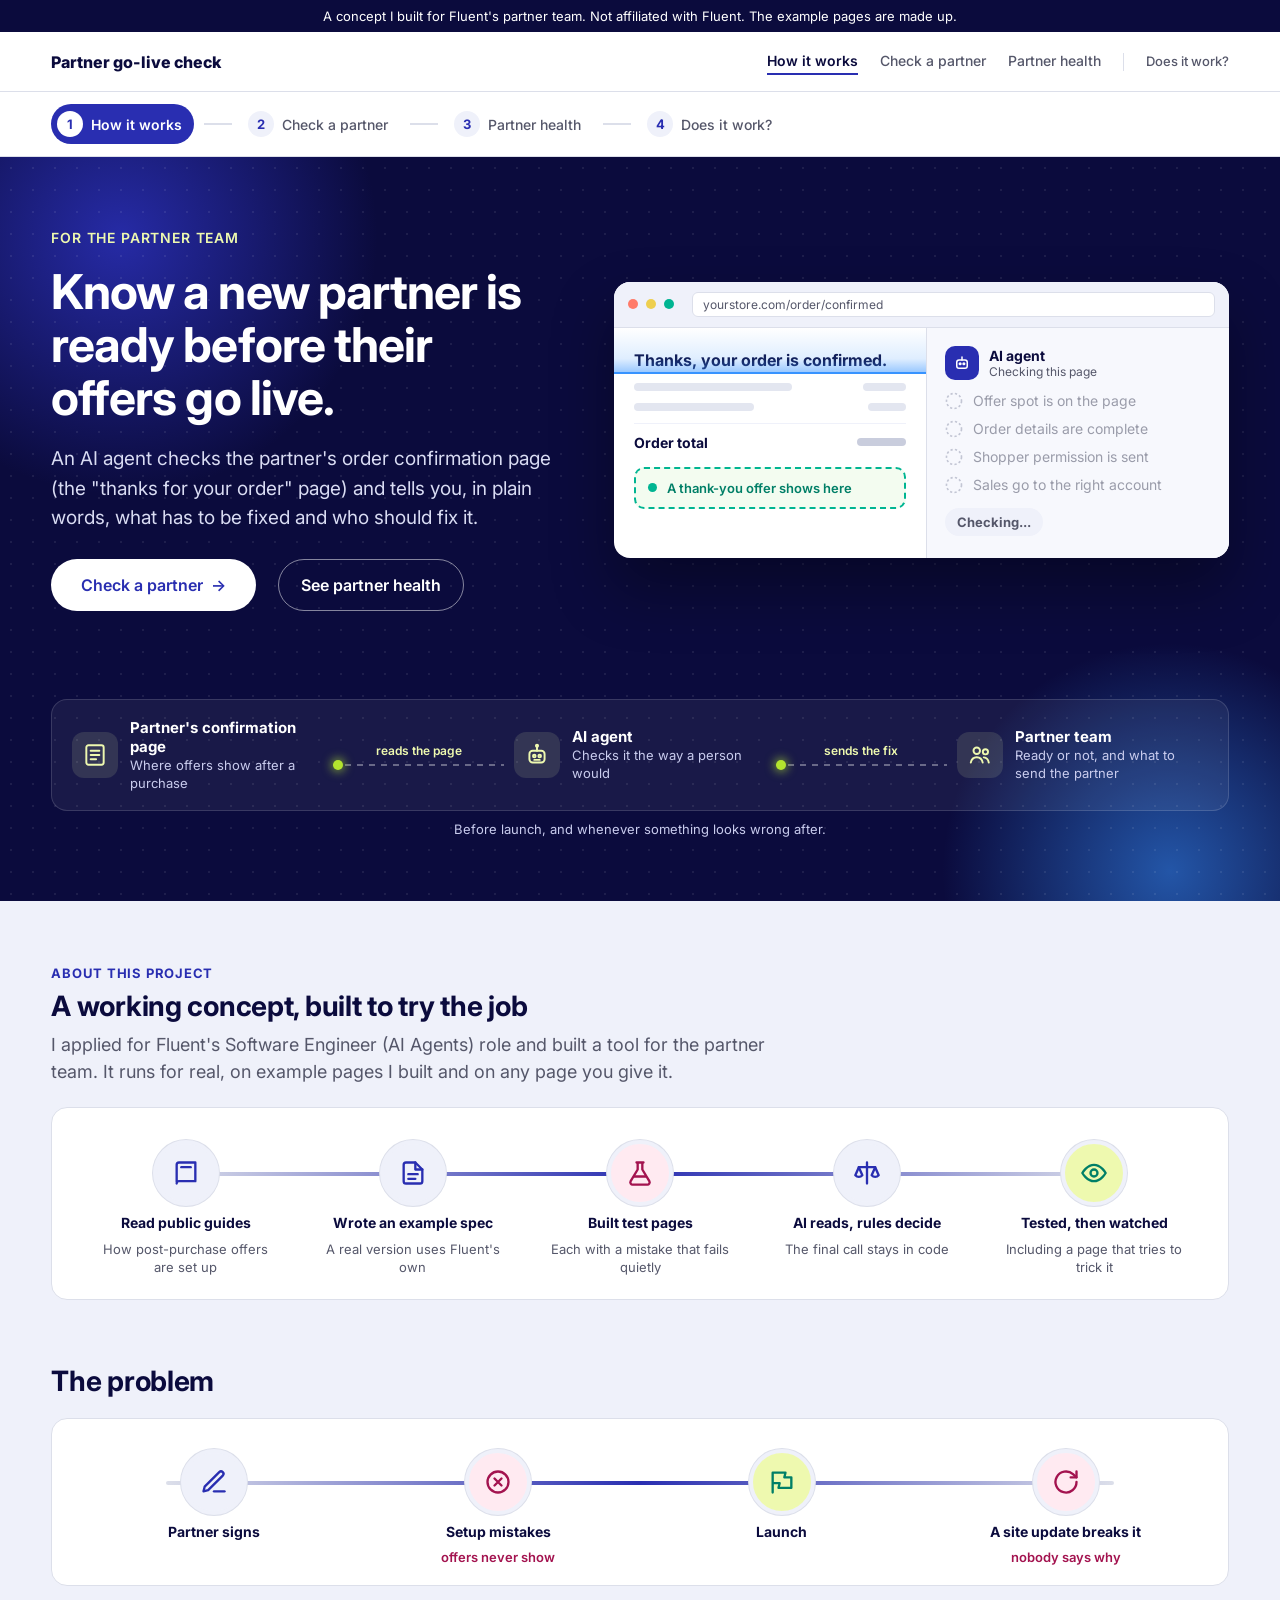
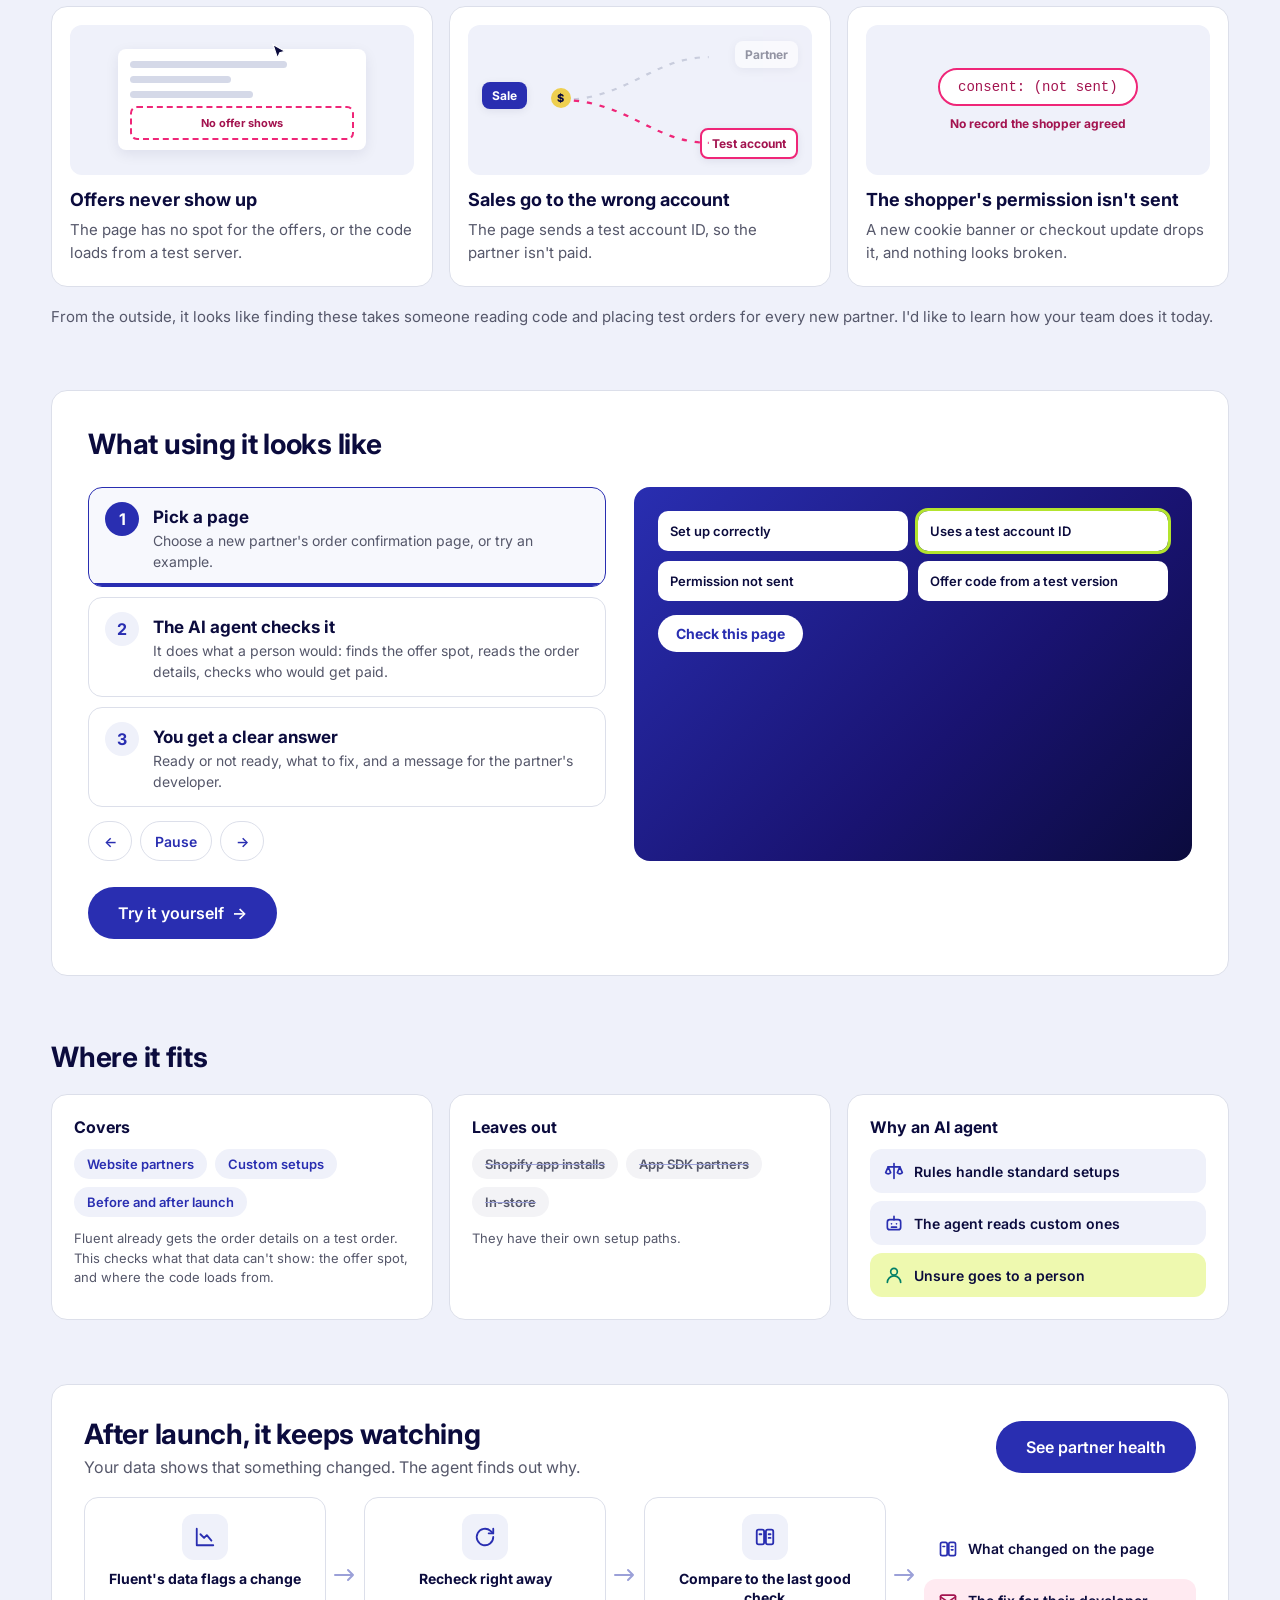
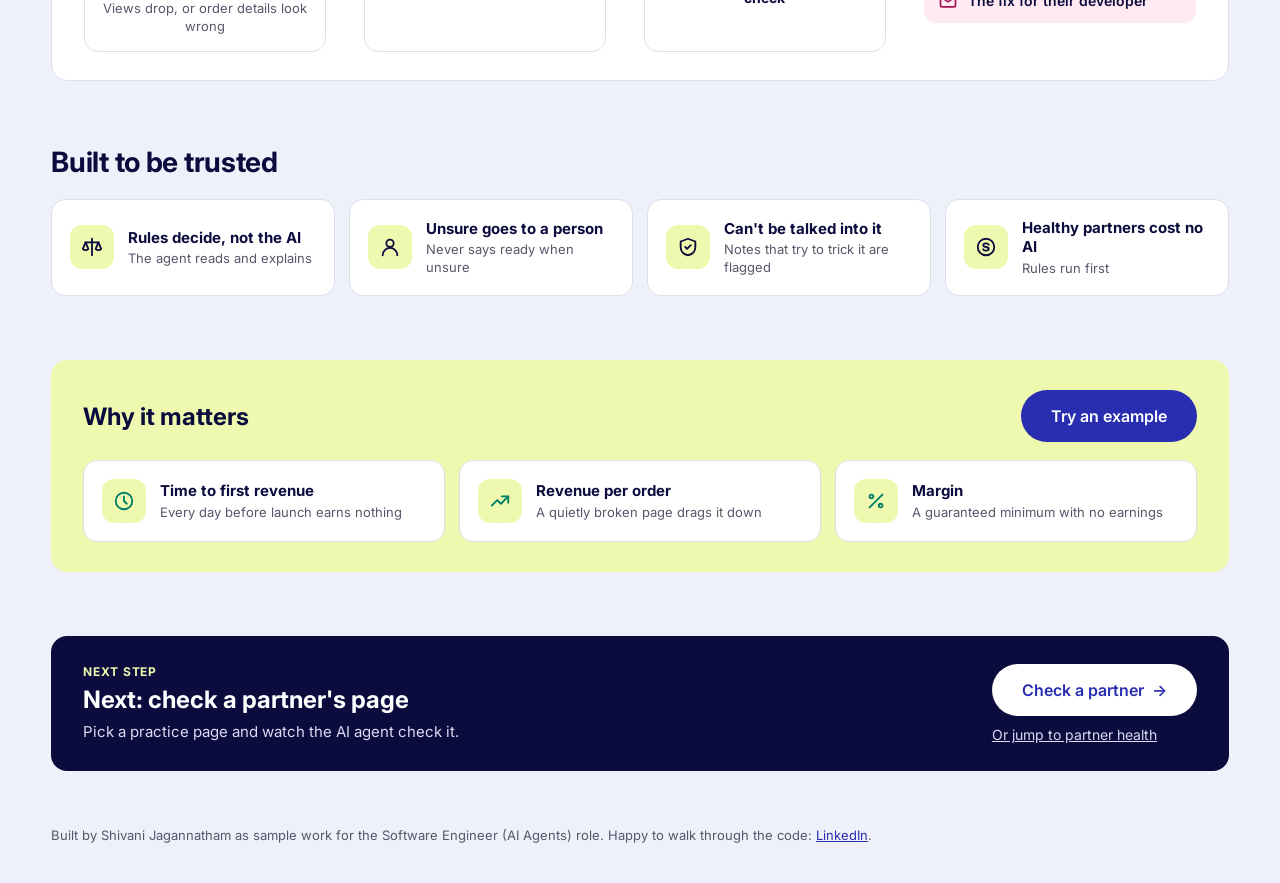
<file: index.html>
<!doctype html>
<html lang="en">
<head>
<meta charset="utf-8">
<meta name="viewport" content="width=device-width, initial-scale=1">
<title>Partner go-live check</title>
<meta name="description" content="Check a new partner's order confirmation page before offers go live. A concept for Fluent's partner team.">
<link rel="preconnect" href="https://fonts.googleapis.com">
<link href="https://fonts.googleapis.com/css2?family=Inter:wght@400;500;600;700;800&amp;display=swap" rel="stylesheet">
<link rel="icon" href="data:,">
<link rel="stylesheet" href="site.css">
</head>
<body data-page="home">

<div style="font-family: Inter, system-ui, sans-serif; color: #0B0B3D; background: #EFF1FA; min-height: 100vh">
  <div style="background: #0B0B3D; color: #FFFFFF; font-size: 13px; text-align: center; padding: 8px 16px">A concept I built for Fluent's partner team. Not affiliated with Fluent. The example pages are made up.</div>
  <header style="background: #FFFFFF; border-bottom: 1px solid #DCDFEA">
    <div style="max-width: 1440px; margin: 0 auto; padding: 16px clamp(20px, 4vw, 64px); display: flex; flex-wrap: wrap; justify-content: space-between; align-items: center; gap: 12px">
      <a href="index.html" style="font-weight: 800; font-size: 16px; color: #0B0B3D; text-decoration: none">Partner go-live check</a>
      <nav aria-label="Main" style="display: flex; flex-wrap: wrap; align-items: center; gap: 8px 22px">
        <a href="index.html" aria-current="page" style="color: #0B0B3D; font-weight: 600; font-size: 14px; text-decoration: none; padding: 4px 0; border-bottom: 2px solid #292EB1;">How it works</a>
        <a href="check.html" style="color: #55576A; font-weight: 500; font-size: 14px; text-decoration: none; padding: 4px 0; border-bottom: 2px solid transparent;">Check a partner</a>
        <a href="health.html" style="color: #55576A; font-weight: 500; font-size: 14px; text-decoration: none; padding: 4px 0; border-bottom: 2px solid transparent;">Partner health</a>
        <span aria-hidden="true" style="width: 1px; height: 18px; background: #DCDFEA"></span>
        <a href="works.html" style="color: #55576A; font-weight: 500; font-size: 13px; text-decoration: none; padding: 4px 0; border-bottom: 2px solid transparent;">Does it work?</a>
      </nav>
    </div>
  </header>
  <section style="position: relative; overflow: hidden; background: #0B0B3D; color: #FFFFFF">
    <div aria-hidden="true" class="gl-anim" style="position: absolute; width: 520px; height: 520px; left: -140px; top: -180px; border-radius: 50%; background: radial-gradient(circle, rgba(41,46,177,.9) 0%, rgba(41,46,177,0) 70%); animation: gl-drift1 14s ease-in-out infinite"></div>
    <div aria-hidden="true" class="gl-anim" style="position: absolute; width: 460px; height: 460px; right: -120px; bottom: -200px; border-radius: 50%; background: radial-gradient(circle, rgba(55,147,255,.55) 0%, rgba(55,147,255,0) 70%); animation: gl-drift2 16s ease-in-out infinite"></div>
    <div aria-hidden="true" style="position: absolute; inset: 0; background-image: radial-gradient(rgba(255,255,255,.08) 1px, transparent 1px); background-size: 22px 22px"></div>

    <div style="position: relative; max-width: 1440px; margin: 0 auto; padding: 72px clamp(20px, 4vw, 64px) 88px; display: flex; flex-wrap: wrap; align-items: center; gap: 48px">
      <div style="flex: 1 1 400px; min-width: 0; display: flex; flex-direction: column; gap: 20px">
        <p style="margin: 0; font-size: 14px; font-weight: 600; letter-spacing: 0.06em; text-transform: uppercase; color: #EEF9AF">For the partner team</p>
        <h1 style="margin: 0; font-size: 48px; line-height: 1.1; letter-spacing: -0.02em">Know a new partner is ready before their offers go live.</h1>
        <p style="margin: 0; font-size: 19px; line-height: 1.55; color: #D9DCF3">An AI agent checks the partner's order confirmation page (the &quot;thanks for your order&quot; page) and tells you, in plain words, what has to be fixed and who should fix it.</p>
        <div style="display: flex; flex-wrap: wrap; align-items: center; gap: 14px 22px; padding-top: 6px">
          <a href="check.html" style="display: inline-flex; align-items: center; justify-content: center; min-height: 52px; padding: 0 30px; background: #292EB1; color: #FFFFFF; border-radius: 999px; font-weight: 600; font-size: 16px; text-decoration: none; background: #FFFFFF; color: #292EB1; gap: 8px">Check a partner <span aria-hidden="true">&rarr;</span></a>
          <a href="health.html" style="display: inline-flex; align-items: center; min-height: 52px; padding: 0 22px; border: 1px solid rgba(255,255,255,.5); color: #FFFFFF; border-radius: 999px; font-weight: 600; font-size: 16px; text-decoration: none">See partner health</a>
          
        </div>
      </div>

      <div style="flex: 1 1 500px; min-width: 0">
        <div class="hwin" aria-hidden="true" title="Try a check" style="cursor: pointer">
          <div class="hbar">
            <span style="background: #FF7B69"></span><span style="background: #EECF4F"></span><span style="background: #00B592"></span>
            <em>yourstore.com/order/confirmed</em>
          </div>
          <div class="hbody">
            <div class="hpage">
              <div class="gl-anim hscan"></div>
              <div class="hthanks">Thanks, your order is confirmed.</div>
              <div class="hline"><i style="width: 58%"></i><i style="width: 16%"></i></div>
              <div class="hline"><i style="width: 44%"></i><i style="width: 14%"></i></div>
              <div class="hline htotal"><b>Order total</b><i style="width: 18%"></i></div>
              <div class="gl-anim hoffer"><span class="gl-anim hdot"></span>A thank-you offer shows here</div>
            </div>
            <div class="hpanel">
              <div class="hagent"><span class="havatar"><svg width="18" height="18" viewBox="0 0 24 24" fill="none" stroke="#FFFFFF" stroke-width="2" stroke-linecap="round" stroke-linejoin="round" aria-hidden="true"><rect x="5" y="8" width="14" height="11" rx="3"></rect><path d="M12 8V4"></path><circle cx="9.5" cy="13" r="1.1"></circle><circle cx="14.5" cy="13" r="1.1"></circle></svg></span><span><b>AI agent</b><small>Checking this page</small></span></div>
              <ul class="hlist"><li class="hrow"><span class="hico"><span class="gl-anim gl-wait" style="animation: gl-out1 9s ease-out infinite"><svg width="18" height="18" viewBox="0 0 24 24" fill="none" stroke="#C3C6D4" stroke-width="2.2" stroke-dasharray="3 3" aria-hidden="true"><circle cx="12" cy="12" r="10"></circle></svg></span><span class="gl-anim" style="opacity: 0; animation: gl-in1 9s ease-out infinite"><svg width="18" height="18" viewBox="0 0 24 24" fill="none" stroke="#007F67" stroke-width="2.6" stroke-linecap="round" stroke-linejoin="round" aria-hidden="true"><circle cx="12" cy="12" r="10"></circle><path d="M7.5 12.5l3 3 6-6.5"></path></svg></span></span><span class="gl-anim" style="color: #9A9CAA; animation: gl-txt1 9s ease-out infinite">Offer spot is on the page</span></li><li class="hrow"><span class="hico"><span class="gl-anim gl-wait" style="animation: gl-out2 9s ease-out infinite"><svg width="18" height="18" viewBox="0 0 24 24" fill="none" stroke="#C3C6D4" stroke-width="2.2" stroke-dasharray="3 3" aria-hidden="true"><circle cx="12" cy="12" r="10"></circle></svg></span><span class="gl-anim" style="opacity: 0; animation: gl-in2 9s ease-out infinite"><svg width="18" height="18" viewBox="0 0 24 24" fill="none" stroke="#007F67" stroke-width="2.6" stroke-linecap="round" stroke-linejoin="round" aria-hidden="true"><circle cx="12" cy="12" r="10"></circle><path d="M7.5 12.5l3 3 6-6.5"></path></svg></span></span><span class="gl-anim" style="color: #9A9CAA; animation: gl-txt2 9s ease-out infinite">Order details are complete</span></li><li class="hrow"><span class="hico"><span class="gl-anim gl-wait" style="animation: gl-out3 9s ease-out infinite"><svg width="18" height="18" viewBox="0 0 24 24" fill="none" stroke="#C3C6D4" stroke-width="2.2" stroke-dasharray="3 3" aria-hidden="true"><circle cx="12" cy="12" r="10"></circle></svg></span><span class="gl-anim" style="opacity: 0; animation: gl-in3 9s ease-out infinite"><svg width="18" height="18" viewBox="0 0 24 24" fill="none" stroke="#007F67" stroke-width="2.6" stroke-linecap="round" stroke-linejoin="round" aria-hidden="true"><circle cx="12" cy="12" r="10"></circle><path d="M7.5 12.5l3 3 6-6.5"></path></svg></span></span><span class="gl-anim" style="color: #9A9CAA; animation: gl-txt3 9s ease-out infinite">Shopper permission is sent</span></li><li class="hrow"><span class="hico"><span class="gl-anim gl-wait" style="animation: gl-out4 9s ease-out infinite"><svg width="18" height="18" viewBox="0 0 24 24" fill="none" stroke="#C3C6D4" stroke-width="2.2" stroke-dasharray="3 3" aria-hidden="true"><circle cx="12" cy="12" r="10"></circle></svg></span><span class="gl-anim" style="opacity: 0; animation: gl-in4 9s ease-out infinite"><svg width="18" height="18" viewBox="0 0 24 24" fill="none" stroke="#A3134F" stroke-width="2.6" stroke-linecap="round" aria-hidden="true"><circle cx="12" cy="12" r="10"></circle><path d="M12 7v6"></path><path d="M12 16.5v.5"></path></svg></span></span><span class="gl-anim" style="color: #9A9CAA; animation: gl-txt4 9s ease-out infinite">Sales go to the right account</span></li></ul>
              <div class="hverdict">
                <span class="gl-anim gl-wait hchip hwait" style="animation: gl-out5 9s ease-out infinite">Checking...</span>
                <span class="gl-anim hchip hbad" style="opacity: 0; animation: gl-in5 9s ease-out infinite">Not ready: 1 thing to fix</span>
              </div>
            </div>
          </div>
        </div>
      </div>

    </div>
  <div style="position: relative; max-width: 1440px; margin: 0 auto; padding: 0 clamp(20px, 4vw, 64px) 64px">
    <div class="flow" role="img" aria-label="How it works: the AI agent reads the partner's order confirmation page and sends the partner team a plain answer and the fix, before launch and every few hours after.">
      <div class="fnode"><div class="fico"><svg width="26" height="26" viewBox="0 0 24 24" fill="none" stroke="#EEF9AF" stroke-width="1.8" stroke-linecap="round" stroke-linejoin="round" aria-hidden="true"><rect x="4" y="3" width="16" height="18" rx="2"></rect><path d="M8 8h8M8 12h8M8 16h5"></path></svg></div><div><b>Partner's confirmation page</b><span>Where offers show after a purchase</span></div></div>
      <div class="flink" aria-hidden="true"><span class="flabel">reads the page</span><span class="ftrack"><i></i></span></div>
      <div class="fnode"><div class="fico"><svg width="26" height="26" viewBox="0 0 24 24" fill="none" stroke="#EEF9AF" stroke-width="1.8" stroke-linecap="round" stroke-linejoin="round" aria-hidden="true"><rect x="5" y="8" width="14" height="11" rx="3"></rect><path d="M12 8V4"></path><circle cx="12" cy="3.5" r="1"></circle><circle cx="9.5" cy="13" r="1.2"></circle><circle cx="14.5" cy="13" r="1.2"></circle><path d="M9.5 16.5h5"></path></svg></div><div><b>AI agent</b><span>Checks it the way a person would</span></div></div>
      <div class="flink" aria-hidden="true"><span class="flabel">sends the fix</span><span class="ftrack"><i></i></span></div>
      <div class="fnode"><div class="fico"><svg width="26" height="26" viewBox="0 0 24 24" fill="none" stroke="#EEF9AF" stroke-width="1.8" stroke-linecap="round" stroke-linejoin="round" aria-hidden="true"><circle cx="9" cy="8" r="3"></circle><path d="M3.5 19c.6-3 2.8-5 5.5-5s4.9 2 5.5 5"></path><circle cx="17" cy="9" r="2.4"></circle><path d="M15.5 14.2c2.3.2 4.1 1.9 4.6 4.8"></path></svg></div><div><b>Partner team</b><span>Ready or not, and what to send the partner</span></div></div>
    </div>
    <p class="fnote">Before launch, and whenever something looks wrong after.</p>
  </div>
  </section>

  <main style="max-width: 1440px; margin: 0 auto; padding: 64px clamp(20px, 4vw, 64px) 56px; display: flex; flex-direction: column; gap: 64px">
    <section style="display: flex; flex-direction: column; gap: 22px">
      <div class="reveal" style="display: flex; flex-direction: column; gap: 8px">
        <p style="margin: 0; font-size: 13px; font-weight: 700; letter-spacing: .06em; text-transform: uppercase; color: #292EB1">About this project</p>
        <h2 style="margin: 0; font-size: 28px; letter-spacing: -0.01em">A working concept, built to try the job</h2>
        <p class="vlead">I applied for Fluent&#39;s Software Engineer (AI Agents) role and built a tool for the partner team. It runs for real, on example pages I built and on any page you give it.</p>
      </div>
      <div class="card reveal" style="padding: 28px 24px 22px">
        <div class="vtl" style="--n:5">
          <div class="vtp"><div class="vd" style="background:#EFF1FA"><svg width="28" height="28" viewBox="0 0 24 24" fill="none" stroke="#292EB1" stroke-width="2" stroke-linecap="round" stroke-linejoin="round" aria-hidden="true"><path d="M4 19.5V5a2 2 0 0 1 2-2h14v16H6a2 2 0 0 0-2 2"/><path d="M8 7h8"/></svg></div><b>Read public guides</b><span>How post-purchase offers are set up</span></div>
          <div class="vtp"><div class="vd" style="background:#EFF1FA"><svg width="28" height="28" viewBox="0 0 24 24" fill="none" stroke="#292EB1" stroke-width="2" stroke-linecap="round" stroke-linejoin="round" aria-hidden="true"><path d="M14 3H6a2 2 0 0 0-2 2v14a2 2 0 0 0 2 2h12a2 2 0 0 0 2-2V9z"/><path d="M14 3v6h6M8 13h8M8 17h6"/></svg></div><b>Wrote an example spec</b><span>A real version uses Fluent&#39;s own</span></div>
          <div class="vtp"><div class="vd" style="background:#FFEAF1"><svg width="28" height="28" viewBox="0 0 24 24" fill="none" stroke="#A3134F" stroke-width="2" stroke-linecap="round" stroke-linejoin="round" aria-hidden="true"><path d="M9 3h6M10 3v6L4 19a2 2 0 0 0 2 3h12a2 2 0 0 0 2-3l-6-10V3"/><path d="M7 15h10"/></svg></div><b>Built test pages</b><span>Each with a mistake that fails quietly</span></div>
          <div class="vtp"><div class="vd" style="background:#EFF1FA"><svg width="28" height="28" viewBox="0 0 24 24" fill="none" stroke="#292EB1" stroke-width="2" stroke-linecap="round" stroke-linejoin="round" aria-hidden="true"><path d="M12 3v18M5 7h14"/><path d="m5 7-3 7a4 4 0 0 0 6 0z"/><path d="m19 7-3 7a4 4 0 0 0 6 0z"/></svg></div><b>AI reads, rules decide</b><span>The final call stays in code</span></div>
          <div class="vtp"><div class="vd" style="background:#EEF9AF"><svg width="28" height="28" viewBox="0 0 24 24" fill="none" stroke="#007F67" stroke-width="2" stroke-linecap="round" stroke-linejoin="round" aria-hidden="true"><path d="M2 12s4-7 10-7 10 7 10 7-4 7-10 7S2 12 2 12z"/><circle cx="12" cy="12" r="3"/></svg></div><b>Tested, then watched</b><span>Including a page that tries to trick it</span></div>
        </div>
      </div>
    </section>

    <section class="reveal" style="display: flex; flex-direction: column; gap: 20px">
      <h2 style="margin: 0; font-size: 28px; letter-spacing: -0.01em">The problem</h2>
      <div class="card reveal" style="padding: 26px 24px 20px">
        <div class="vtl" style="--n:4">
          <div class="vtp"><div class="vd" style="background:#EFF1FA"><svg width="28" height="28" viewBox="0 0 24 24" fill="none" stroke="#292EB1" stroke-width="2" stroke-linecap="round" stroke-linejoin="round" aria-hidden="true"><path d="M12 20h9"/><path d="M16.5 3.5a2.1 2.1 0 0 1 3 3L7 19l-4 1 1-4z"/></svg></div><b>Partner signs</b></div>
          <div class="vtp"><div class="vd" style="background:#FFEAF1"><svg width="28" height="28" viewBox="0 0 24 24" fill="none" stroke="#A3134F" stroke-width="2" stroke-linecap="round" stroke-linejoin="round" aria-hidden="true"><circle cx="12" cy="12" r="9"/><path d="m9 9 6 6M15 9l-6 6"/></svg></div><b>Setup mistakes</b><small>offers never show</small></div>
          <div class="vtp"><div class="vd" style="background:#EEF9AF"><svg width="28" height="28" viewBox="0 0 24 24" fill="none" stroke="#007F67" stroke-width="2" stroke-linecap="round" stroke-linejoin="round" aria-hidden="true"><path d="M4 21V4h11l-1 4h6v9H9l1-4H4"/></svg></div><b>Launch</b></div>
          <div class="vtp"><div class="vd" style="background:#FFEAF1"><svg width="28" height="28" viewBox="0 0 24 24" fill="none" stroke="#A3134F" stroke-width="2" stroke-linecap="round" stroke-linejoin="round" aria-hidden="true"><path d="M21 12a9 9 0 1 1-3-6.7L21 8"/><path d="M21 3v5h-5"/></svg></div><b>A site update breaks it</b><small>nobody says why</small></div>
        </div>
      </div>
      <div class="pgrid">
        <div class="pcardx reveal">
          <div class="viz" aria-hidden="true">
            <div class="mini">
              <div class="bar w70"></div><div class="bar w45"></div><div class="bar w55"></div>
              <div class="slot"><span>No offer shows</span></div>
            </div>
            <svg class="cursor" width="18" height="18" viewBox="0 0 24 24"><path d="M4 2l16 9-7 2-3 7z" fill="#0B0B3D" stroke="#FFFFFF" stroke-width="1.5"></path></svg>
          </div>
          <h3>Offers never show up</h3>
          <p>The page has no spot for the offers, or the code loads from a test server.</p>
        </div>
        <div class="pcardx reveal">
          <div class="viz" aria-hidden="true">
            <div class="node sale">Sale</div>
            <div class="node partner">Partner</div>
            <div class="node test">Test account</div>
            <svg class="paths" viewBox="0 0 260 140" preserveAspectRatio="none"><path d="M70 70 C120 70, 140 30, 182 30" stroke="#C9CDDD" stroke-width="2" fill="none" stroke-dasharray="4 6"></path><path d="M70 70 C120 70, 140 110, 182 110" stroke="#EF2678" stroke-width="2" fill="none" stroke-dasharray="4 6" class="flowpath"></path></svg>
            <div class="coin">$</div>
          </div>
          <h3>Sales go to the wrong account</h3>
          <p>The page sends a test account ID, so the partner isn't paid.</p>
        </div>
        <div class="pcardx reveal">
          <div class="viz" aria-hidden="true" style="flex-direction: column; justify-content: center; gap: 10px">
            <div id="emailpill" class="pill bad">consent: (not sent)</div>
            <div id="emaillabel" class="plabel bad">No record the shopper agreed</div>
          </div>
          <h3>The shopper's permission isn't sent</h3>
          <p>A new cookie banner or checkout update drops it, and nothing looks broken.</p>
        </div>
      </div>
      <p style="margin: 0; font-size: 15px; color: #55576A">From the outside, it looks like finding these takes someone reading code and placing test orders for every new partner. I&#39;d like to learn how your team does it today.</p>
    </section>

    <section class="card reveal" style="padding: 36px; display: flex; flex-direction: column; gap: 26px">
      <h2 style="margin: 0; font-size: 28px; letter-spacing: -0.01em">What using it looks like</h2>
      <div class="how">
        <ol class="hsteps">
          <li><button type="button" class="hstep on" data-step="0"><span class="num">1</span><span><b>Pick a page</b><small>Choose a new partner's order confirmation page, or try an example.</small></span><i class="prog"></i></button></li>
          <li><button type="button" class="hstep" data-step="1"><span class="num">2</span><span><b>The AI agent checks it</b><small>It does what a person would: finds the offer spot, reads the order details, checks who would get paid.</small></span><i class="prog"></i></button></li>
          <li><button type="button" class="hstep" data-step="2"><span class="num">3</span><span><b>You get a clear answer</b><small>Ready or not ready, what to fix, and a message for the partner's developer.</small></span><i class="prog"></i></button></li>
          <li class="hctl">
            <button type="button" id="hprev" class="hbtn" aria-label="Previous step">&larr;</button>
            <button type="button" id="hplay" class="hbtn hplay" aria-label="Pause">Pause</button>
            <button type="button" id="hnext" class="hbtn" aria-label="Next step">&rarr;</button>
          </li>
        </ol>
        <div class="screen" aria-hidden="true">
          <div class="scene on" data-scene="0">
            <div class="sgrid">
              <div class="scard">Set up correctly</div><div class="scard pick">Uses a test account ID</div>
              <div class="scard">Permission not sent</div><div class="scard">Offer code from a test version</div>
            </div>
            <div class="sbtn">Check this page</div>
          </div>
          <div class="scene" data-scene="1">
            <div class="spage"><div class="sscan"></div><div class="bar w70"></div><div class="bar w45"></div><div class="bar w55"></div><div class="bar w30"></div></div>
            <ul class="sticks"><li>Found the offer code</li><li>Read the order details</li><li class="x">Sales would go to the wrong account</li></ul>
          </div>
          <div class="scene" data-scene="2">
            <div class="sverdict">Not ready yet<small>1 thing to fix before launch</small></div>
            <div class="smsg"><div class="bar w70"></div><div class="bar w55"></div><div class="bar w45"></div><span>Copy message</span></div>
          </div>
        </div>
      </div>
          <div><a href="check.html" class="btn">Try it yourself <span aria-hidden="true">&rarr;</span></a></div>
    </section>

    <section class="reveal" style="display: flex; flex-direction: column; gap: 20px">
      <h2 style="margin: 0; font-size: 28px; letter-spacing: -0.01em">Where it fits</h2>
      <div style="display: grid; grid-template-columns: repeat(auto-fit, minmax(280px, 1fr)); gap: 16px">
        <div class="card" style="padding: 22px; display: flex; flex-direction: column; gap: 12px">
          <b style="font-size: 16px">Covers</b>
          <div class="vchips"><span class="vchip">Website partners</span><span class="vchip">Custom setups</span><span class="vchip">Before and after launch</span></div>
          <small style="font-size: 13px; color: #55576A; line-height: 1.5">Fluent already gets the order details on a test order. This checks what that data can&#39;t show: the offer spot, and where the code loads from.</small>
        </div>
        <div class="card" style="padding: 22px; display: flex; flex-direction: column; gap: 12px">
          <b style="font-size: 16px">Leaves out</b>
          <div class="vchips"><span class="vchip no">Shopify app installs</span><span class="vchip no">App SDK partners</span><span class="vchip no">In-store</span></div>
          <small style="font-size: 13px; color: #55576A; line-height: 1.5">They have their own setup paths.</small>
        </div>
        <div class="card" style="padding: 22px; display: flex; flex-direction: column; gap: 12px">
          <b style="font-size: 16px">Why an AI agent</b>
          <div style="display: flex; flex-direction: column; gap: 8px">
            <div class="vout" style="background:#EFF1FA"><svg width="20" height="20" viewBox="0 0 24 24" fill="none" stroke="#292EB1" stroke-width="2" stroke-linecap="round" stroke-linejoin="round" aria-hidden="true"><path d="M12 3v18M5 7h14"/><path d="m5 7-3 7a4 4 0 0 0 6 0z"/><path d="m19 7-3 7a4 4 0 0 0 6 0z"/></svg> Rules handle standard setups</div>
            <div class="vout" style="background:#EFF1FA"><svg width="20" height="20" viewBox="0 0 24 24" fill="none" stroke="#292EB1" stroke-width="2" stroke-linecap="round" stroke-linejoin="round" aria-hidden="true"><rect x="4" y="8" width="16" height="12" rx="3"/><path d="M12 4v4M9 13h.01M15 13h.01M9 17h6"/></svg> The agent reads custom ones</div>
            <div class="vout" style="background:#EEF9AF"><svg width="20" height="20" viewBox="0 0 24 24" fill="none" stroke="#007F67" stroke-width="2" stroke-linecap="round" stroke-linejoin="round" aria-hidden="true"><circle cx="12" cy="8" r="4"/><path d="M4 21a8 8 0 0 1 16 0"/></svg> Unsure goes to a person</div>
          </div>
        </div>
      </div>
    </section>

    <section class="card reveal" style="padding: 32px 32px 28px; display: flex; flex-direction: column; gap: 20px">
      <div style="display: flex; flex-wrap: wrap; align-items: center; justify-content: space-between; gap: 16px">
        <div style="display: flex; flex-direction: column; gap: 6px">
          <h2 style="margin: 0; font-size: 28px; letter-spacing: -0.01em">After launch, it keeps watching</h2>
          <p style="margin: 0; font-size: 16px; color: #55576A">Your data shows that something changed. The agent finds out why.</p>
        </div>
        <a href="health.html" class="btn" style="color: #FFFFFF">See partner health</a>
      </div>
      <div class="vflow"><div class="vnode"><div class="vi"><svg width="22" height="22" viewBox="0 0 24 24" fill="none" stroke="#292EB1" stroke-width="2" stroke-linecap="round" stroke-linejoin="round" aria-hidden="true"><path d="M3 3v18h18"/><path d="m7 9 4 4 3-3 5 6"/></svg></div><b>Fluent's data flags a change</b><small>Views drop, or order details look wrong</small></div><div class="varr" aria-hidden="true"><svg width="22" height="16" viewBox="0 0 22 16"><path d="M1 8h18M14 3l5 5-5 5" fill="none" stroke="currentColor" stroke-width="2" stroke-linecap="round" stroke-linejoin="round"/></svg></div><div class="vnode"><div class="vi"><svg width="22" height="22" viewBox="0 0 24 24" fill="none" stroke="#292EB1" stroke-width="2" stroke-linecap="round" stroke-linejoin="round" aria-hidden="true"><path d="M21 12a9 9 0 1 1-3-6.7L21 8"/><path d="M21 3v5h-5"/></svg></div><b>Recheck right away</b></div><div class="varr" aria-hidden="true"><svg width="22" height="16" viewBox="0 0 22 16"><path d="M1 8h18M14 3l5 5-5 5" fill="none" stroke="currentColor" stroke-width="2" stroke-linecap="round" stroke-linejoin="round"/></svg></div><div class="vnode"><div class="vi"><svg width="22" height="22" viewBox="0 0 24 24" fill="none" stroke="#292EB1" stroke-width="2" stroke-linecap="round" stroke-linejoin="round" aria-hidden="true"><rect x="3" y="4" width="8" height="16" rx="2"/><rect x="13" y="4" width="8" height="16" rx="2"/><path d="M6 9h2M16 9h2M16 13h2"/></svg></div><b>Compare to the last good check</b></div><div class="varr" aria-hidden="true"><svg width="22" height="16" viewBox="0 0 22 16"><path d="M1 8h18M14 3l5 5-5 5" fill="none" stroke="currentColor" stroke-width="2" stroke-linecap="round" stroke-linejoin="round"/></svg></div><div class="vouts"><div class="vout" style="background:#FFFFFF"><svg width="20" height="20" viewBox="0 0 24 24" fill="none" stroke="#292EB1" stroke-width="2" stroke-linecap="round" stroke-linejoin="round" aria-hidden="true"><rect x="3" y="4" width="8" height="16" rx="2"/><rect x="13" y="4" width="8" height="16" rx="2"/><path d="M6 9h2M16 9h2M16 13h2"/></svg> What changed on the page</div><div class="vout" style="background:#FFEAF1"><svg width="20" height="20" viewBox="0 0 24 24" fill="none" stroke="#A3134F" stroke-width="2" stroke-linecap="round" stroke-linejoin="round" aria-hidden="true"><rect x="3" y="5" width="18" height="14" rx="2"/><path d="m3 7 9 6 9-6"/></svg> The fix for their developer</div></div></div>
    </section>

    <section class="reveal" style="display: flex; flex-direction: column; gap: 20px">
      <h2 style="margin: 0; font-size: 28px; letter-spacing: -0.01em">Built to be trusted</h2>
      <div class="vtiles">
        <div class="vtile"><div class="vi"><svg width="22" height="22" viewBox="0 0 24 24" fill="none" stroke="#0B0B3D" stroke-width="2" stroke-linecap="round" stroke-linejoin="round" aria-hidden="true"><path d="M12 3v18M5 7h14"/><path d="m5 7-3 7a4 4 0 0 0 6 0z"/><path d="m19 7-3 7a4 4 0 0 0 6 0z"/></svg></div><div><b>Rules decide, not the AI</b><small>The agent reads and explains</small></div></div>
        <div class="vtile"><div class="vi"><svg width="22" height="22" viewBox="0 0 24 24" fill="none" stroke="#0B0B3D" stroke-width="2" stroke-linecap="round" stroke-linejoin="round" aria-hidden="true"><circle cx="12" cy="8" r="4"/><path d="M4 21a8 8 0 0 1 16 0"/></svg></div><div><b>Unsure goes to a person</b><small>Never says ready when unsure</small></div></div>
        <div class="vtile"><div class="vi"><svg width="22" height="22" viewBox="0 0 24 24" fill="none" stroke="#0B0B3D" stroke-width="2" stroke-linecap="round" stroke-linejoin="round" aria-hidden="true"><path d="M12 3 4 6v6c0 5 3.5 8 8 9 4.5-1 8-4 8-9V6z"/><path d="m9 12 2 2 4-4"/></svg></div><div><b>Can&#39;t be talked into it</b><small>Notes that try to trick it are flagged</small></div></div>
        <div class="vtile"><div class="vi"><svg width="22" height="22" viewBox="0 0 24 24" fill="none" stroke="#0B0B3D" stroke-width="2" stroke-linecap="round" stroke-linejoin="round" aria-hidden="true"><circle cx="12" cy="12" r="9"/><path d="M15 9.5c-.5-1-1.6-1.5-3-1.5-1.7 0-3 .8-3 2s1.3 1.7 3 2 3 .8 3 2-1.3 2-3 2c-1.4 0-2.5-.5-3-1.5"/></svg></div><div><b>Healthy partners cost no AI</b><small>Rules run first</small></div></div>
      </div>
    </section>

    <section class="reveal" style="background: #EEF9AF; border-radius: 16px; padding: 30px 32px; display: flex; flex-direction: column; gap: 18px">
      <div style="display: flex; flex-wrap: wrap; align-items: center; justify-content: space-between; gap: 16px">
        <h2 style="margin: 0; font-size: 24px; color: #0B0B3D">Why it matters</h2>
        <a href="check.html" class="btn" style="color: #FFFFFF">Try an example</a>
      </div>
      <div class="vtiles">
        <div class="vtile"><div class="vi"><svg width="22" height="22" viewBox="0 0 24 24" fill="none" stroke="#007F67" stroke-width="2" stroke-linecap="round" stroke-linejoin="round" aria-hidden="true"><circle cx="12" cy="12" r="9"/><path d="M12 7v5l3 3"/></svg></div><div><b>Time to first revenue</b><small>Every day before launch earns nothing</small></div></div>
        <div class="vtile"><div class="vi"><svg width="22" height="22" viewBox="0 0 24 24" fill="none" stroke="#007F67" stroke-width="2" stroke-linecap="round" stroke-linejoin="round" aria-hidden="true"><path d="m3 17 6-6 4 4 8-8"/><path d="M14 7h7v7"/></svg></div><div><b>Revenue per order</b><small>A quietly broken page drags it down</small></div></div>
        <div class="vtile"><div class="vi"><svg width="22" height="22" viewBox="0 0 24 24" fill="none" stroke="#007F67" stroke-width="2" stroke-linecap="round" stroke-linejoin="round" aria-hidden="true"><path d="M19 5 5 19"/><circle cx="7" cy="7" r="2"/><circle cx="17" cy="17" r="2"/></svg></div><div><b>Margin</b><small>A guaranteed minimum with no earnings</small></div></div>
      </div>
    </section>
  </main>

  <footer style="max-width: 1440px; margin: 0 auto; padding: 0 clamp(20px, 4vw, 64px) 40px; font-size: 13px; color: #55576A">Built by Shivani Jagannatham as sample work for the Software Engineer (AI Agents) role. Happy to walk through the code: <a href="https://www.linkedin.com/in/shivani-jagannatham" style="color: #292EB1">LinkedIn</a>.</footer>
</div>
<script src="home.js"></script>
<script src="nav.js"></script>
</body>
</html>
</file>
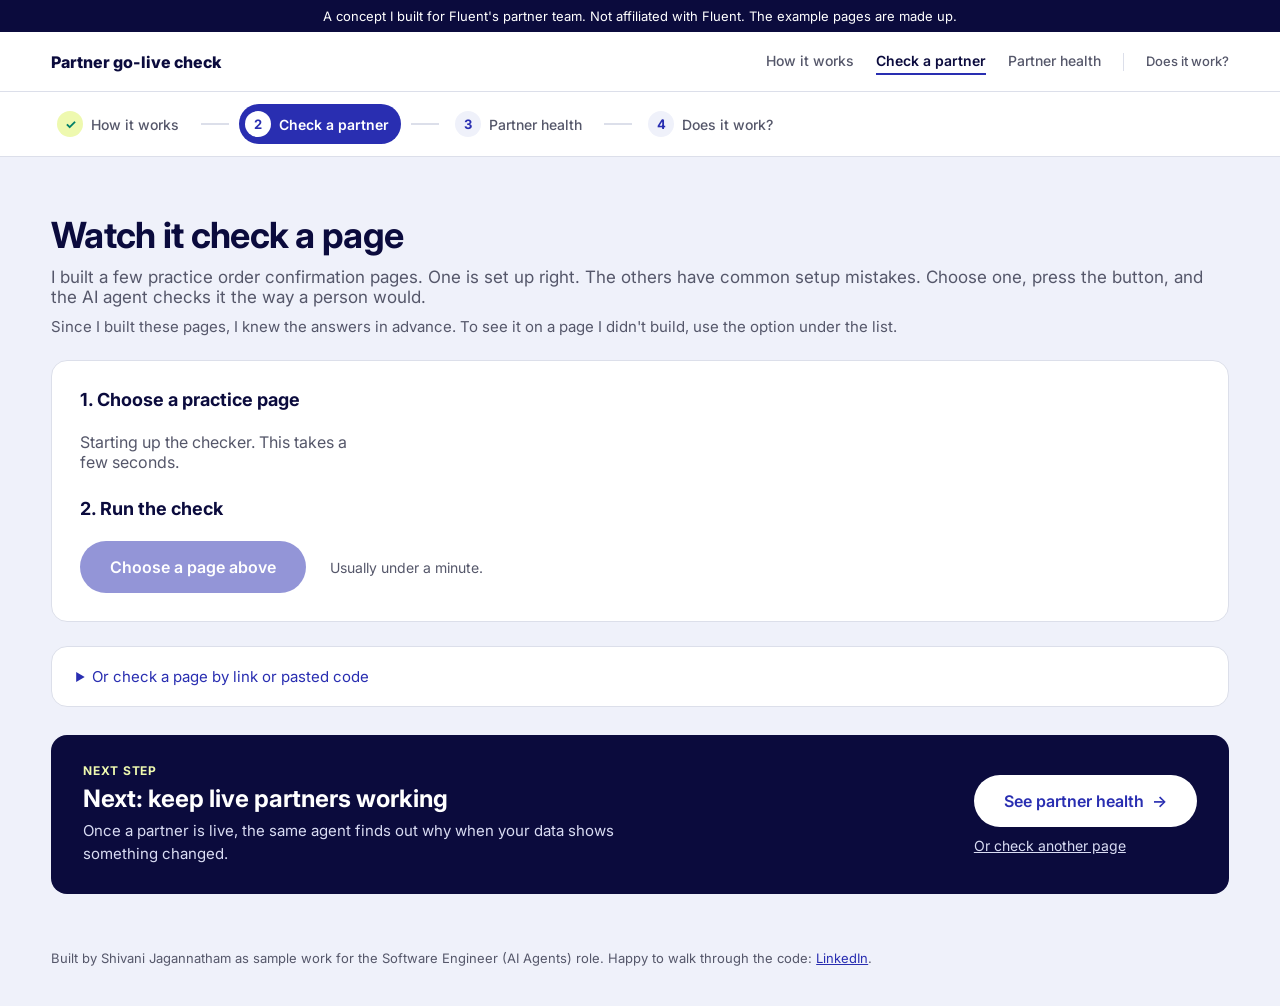
<file: check.html>
<!doctype html>
<html lang="en">
<head>
<meta charset="utf-8">
<meta name="viewport" content="width=device-width, initial-scale=1">
<title>Check a partner | Partner go-live check</title>
<meta name="description" content="Check a new partner's order confirmation page before offers go live. A concept for Fluent's partner team.">
<link rel="preconnect" href="https://fonts.googleapis.com">
<link href="https://fonts.googleapis.com/css2?family=Inter:wght@400;500;600;700;800&amp;display=swap" rel="stylesheet">
<link rel="icon" href="data:,">
<link rel="stylesheet" href="site.css">
</head>
<body data-page="check">

<div style="font-family: Inter, system-ui, sans-serif; color: #0B0B3D; background: #EFF1FA; min-height: 100vh">
  <div style="background: #0B0B3D; color: #FFFFFF; font-size: 13px; text-align: center; padding: 8px 16px">A concept I built for Fluent's partner team. Not affiliated with Fluent. The example pages are made up.</div>
  <header style="background: #FFFFFF; border-bottom: 1px solid #DCDFEA">
    <div style="max-width: 1440px; margin: 0 auto; padding: 16px clamp(20px, 4vw, 64px); display: flex; flex-wrap: wrap; justify-content: space-between; align-items: center; gap: 12px">
      <a href="index.html" style="font-weight: 800; font-size: 16px; color: #0B0B3D; text-decoration: none">Partner go-live check</a>
      <nav aria-label="Main" style="display: flex; flex-wrap: wrap; align-items: center; gap: 8px 22px">
        <a href="index.html" style="color: #55576A; font-weight: 500; font-size: 14px; text-decoration: none; padding: 4px 0; border-bottom: 2px solid transparent;">How it works</a>
        <a href="check.html" aria-current="page" style="color: #0B0B3D; font-weight: 600; font-size: 14px; text-decoration: none; padding: 4px 0; border-bottom: 2px solid #292EB1;">Check a partner</a>
        <a href="health.html" style="color: #55576A; font-weight: 500; font-size: 14px; text-decoration: none; padding: 4px 0; border-bottom: 2px solid transparent;">Partner health</a>
        <span aria-hidden="true" style="width: 1px; height: 18px; background: #DCDFEA"></span>
        <a href="works.html" style="color: #55576A; font-weight: 500; font-size: 13px; text-decoration: none; padding: 4px 0; border-bottom: 2px solid transparent;">Does it work?</a>
      </nav>
    </div>
  </header>  <main style="max-width: 1440px; margin: 0 auto; padding: 56px clamp(20px, 4vw, 64px) 56px; display: flex; flex-direction: column; gap: 28px">
    <!-- 1. pick -->
    <section id="pick" style="display: flex; flex-direction: column; gap: 24px">
      <div style="display: flex; flex-direction: column; gap: 10px">
        <h1 style="margin: 0; font-size: 36px; letter-spacing: -0.02em">Watch it check a page</h1>
        <p style="margin: 0; font-size: 17px; color: #55576A">I built a few practice order confirmation pages. One is set up right. The others have common setup mistakes. Choose one, press the button, and the AI agent checks it the way a person would.</p>
        <p style="margin: 0; font-size: 15px; color: #55576A">Since I built these pages, I knew the answers in advance. To see it on a page I didn't build, use the option under the list.</p>
      </div>
      <div class="card" style="padding: 28px; display: flex; flex-direction: column; gap: 22px">
        <h2 style="margin: 0; font-size: 18px">1. Choose a practice page</h2>
        <div id="partners" style="display: grid; grid-template-columns: repeat(auto-fill, minmax(260px, 1fr)); gap: 12px"><p style="margin:0;color:#55576A">Loading examples...</p></div>
        <h2 style="margin: 4px 0 0; font-size: 18px">2. Run the check</h2>
        <div style="display: flex; flex-wrap: wrap; align-items: center; gap: 14px 24px">
          <button id="run" class="btn" type="button" disabled>Choose a page above</button>
          <span style="font-size: 14px; color: #55576A">Usually under a minute.</span>
        </div>
      </div>
      <details id="own" class="card" style="padding: 20px 24px">
        <summary>Or check a page by link or pasted code</summary>
        <div style="display: flex; flex-direction: column; gap: 16px; margin-top: 16px">
          <p style="margin: 0; font-size: 15px; color: #55576A">An order confirmation page (the "thanks for your order" page) only appears after a purchase, so there are two ways in: its link, if it stays open to anyone, or its code, copied from your browser. It checks against this demo's example spec, so a real Fluent partner's page would need Fluent's own spec loaded first.</p>
          <div style="display: flex; flex-wrap: wrap; align-items: center; gap: 10px">
            <span style="font-size: 14px; color: #55576A">No page handy? Try a sample store that lives on its own site:</span>
            <button type="button" class="btn btn-ghost" data-sample="needs-a-fix">Store with a problem</button>
            <button type="button" class="btn btn-ghost" data-sample="ready">Store that is ready</button>
          </div>
          <div><label class="f" for="curl">Page link</label><input id="curl" type="url" placeholder="https://"></div>
          <details>
            <summary>Or paste the page's code instead</summary>
            <div style="display: flex; flex-direction: column; gap: 8px; margin-top: 10px">
              <p style="margin: 0; font-size: 14px; color: #55576A">Place a test order and open the confirmation page in Chrome. Right-click the page, choose Inspect, then right-click the top &lt;html&gt; line and choose Copy, then Copy element. Paste it here. This includes code a tag manager added after the page opened. Use a test order, not a real shopper's.</p>
              <textarea id="chtml" rows="6" placeholder="&lt;html&gt;..." style="width: 100%; font: 13px/1.5 ui-monospace, Menlo, monospace; padding: 12px 14px; border: 1px solid #DCDFEA; border-radius: 10px; color: #0B0B3D; resize: vertical"></textarea>
            </div>
          </details>
          <div style="display: grid; grid-template-columns: repeat(auto-fit, minmax(240px, 1fr)); gap: 14px">
            <div><label class="f" for="cname">Partner name</label><input id="cname" type="text" placeholder="Partner"></div>
            <div><label class="f" for="cpid">Their partner ID</label><input id="cpid" type="text" placeholder="ptx-0000">
              <small style="display: block; margin-top: 6px; font-size: 13px; color: #55576A">The ID this partner was given at signup. The check makes sure sales are credited to it.</small></div>
          </div>
          <p id="formerr" class="hidden" role="alert" style="margin: 0; font-size: 15px; color: #A3134F; font-weight: 600"></p>
          <div><button id="runurl" class="btn" type="button">Check this page</button></div>
        </div>
      </details>
    </section>

    <!-- 2. checking -->
    <section id="checking" class="hidden" style="display: flex; flex-direction: column; gap: 24px">
      <div style="display: flex; flex-direction: column; gap: 10px">
        <h1 id="ctitle" style="margin: 0; font-size: 36px; letter-spacing: -0.02em">Checking</h1>
        <p style="margin: 0; font-size: 17px; color: #55576A">Working through the order page. This usually takes under a minute.</p>
      </div>
      <div class="card" style="padding: 8px 28px"><ol id="steps" style="list-style: none; margin: 0; padding: 0"></ol></div>
    </section>

    <!-- 3. result -->
    <section id="result" class="hidden" style="display: flex; flex-direction: column; gap: 28px" aria-live="polite">
      <div id="verdict" style="border-radius: 16px; padding: 30px 32px; display: flex; gap: 18px; align-items: flex-start"></div>
      <div id="todo" class="card" style="padding: 24px 28px; display: flex; flex-direction: column; gap: 14px; border: 2px solid #292EB1">
        <h2 style="margin: 0; font-size: 20px">What to do now</h2>
        <p id="practice" class="hidden" style="margin: 0; font-size: 15px; color: #55576A"></p>
        <ol id="todolist" class="todo"></ol>
      </div>
      <div id="fixes" style="display: flex; flex-direction: column; gap: 14px"></div>
      <div id="msgbox" class="card hidden" style="padding: 26px 28px; display: flex; flex-direction: column; gap: 14px">
        <div style="display: flex; flex-wrap: wrap; justify-content: space-between; align-items: center; gap: 12px">
          <h2 id="msgtitle" style="margin: 0; font-size: 20px">Message for their developer</h2>
          <button id="copy" type="button" class="btn btn-ghost">Copy message</button>
        </div>
        <div id="msg" style="background: #EFF1FA; border-radius: 12px; padding: 18px 20px; font-size: 15px; line-height: 1.65; white-space: pre-line"></div>
      </div>
      <div id="next" class="card hidden" style="padding: 26px 28px; display: flex; flex-direction: column; gap: 14px">
        <h2 style="margin: 0; font-size: 20px">Next steps</h2>
        <ul id="nextlist" style="list-style: none; margin: 0; padding: 0; display: flex; flex-direction: column; gap: 12px; font-size: 16px"></ul>
      </div>
      <div style="display: flex; flex-wrap: wrap; align-items: center; gap: 14px 24px">
        <button id="again" class="btn" type="button">Check another partner</button>
        <a id="openpage" href="#" target="_blank" rel="noopener" style="font-size: 15px">Open the page that was checked</a>
      </div>
      <p id="who" style="margin: 0; font-size: 13px; color: #55576A"></p>
      <details class="card" style="padding: 18px 22px">
        <summary>For developers: see how the check worked</summary>
        <div id="tech" style="margin-top: 14px; display: flex; flex-direction: column; gap: 12px; font-size: 14px"></div>
      </details>
    </section>

    <!-- error -->
    <section id="error" class="hidden card" style="padding: 26px 28px; display: flex; flex-direction: column; gap: 12px">
      <h2 style="margin: 0; font-size: 22px">That page couldn't be checked</h2>
      <p id="errtext" style="margin: 0; color: #55576A"></p>
      <p style="margin: 0; font-size: 14px; color: #55576A">Nothing was graded, because the checker never saw the real page.</p>
      <div><button id="again2" class="btn" type="button">Try again</button></div>
    </section>
  </main>


  <footer style="max-width: 1440px; margin: 0 auto; padding: 0 clamp(20px, 4vw, 64px) 40px; font-size: 13px; color: #55576A">Built by Shivani Jagannatham as sample work for the Software Engineer (AI Agents) role. Happy to walk through the code: <a href="https://www.linkedin.com/in/shivani-jagannatham" style="color: #292EB1">LinkedIn</a>.</footer>
</div>
<script src="config.js"></script>
<script src="check.js"></script>
<script src="nav.js"></script>
</body>
</html>
</file>
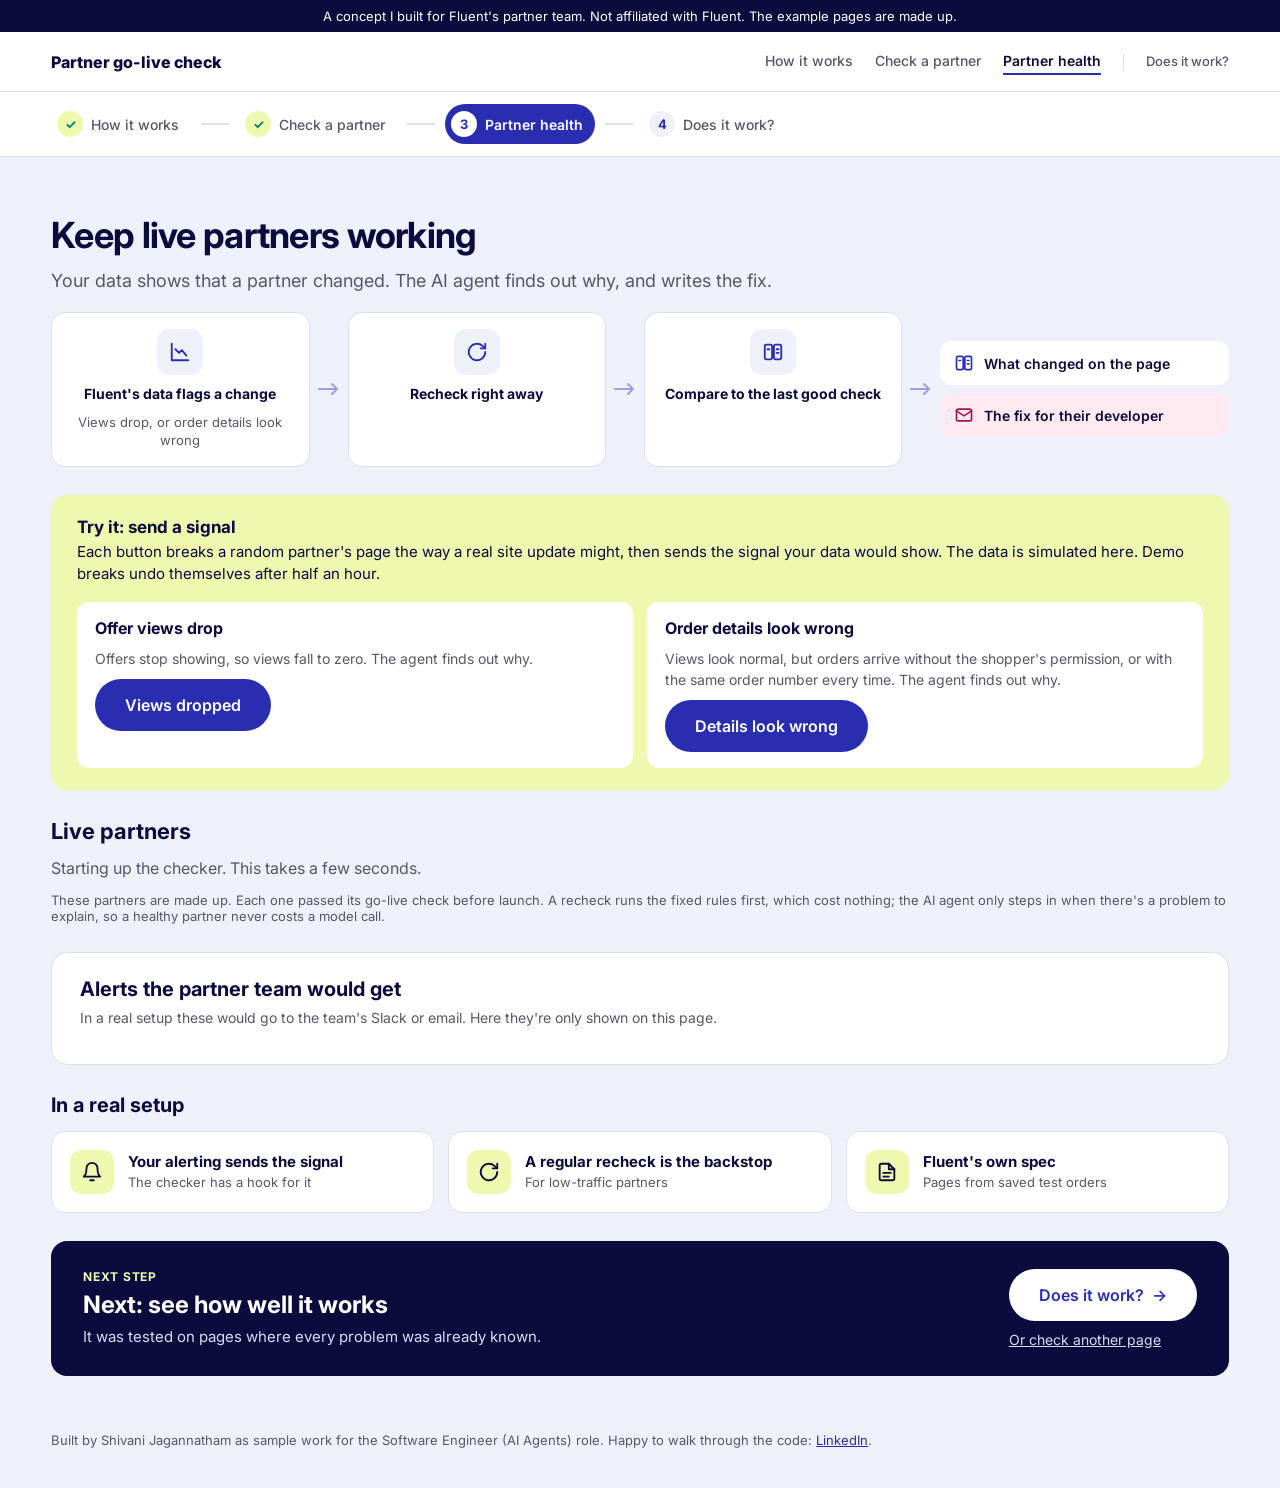
<file: health.html>
<!doctype html>
<html lang="en">
<head>
<meta charset="utf-8">
<meta name="viewport" content="width=device-width, initial-scale=1">
<title>Partner health | Partner go-live check</title>
<meta name="description" content="Check a new partner's order confirmation page before offers go live. A concept for Fluent's partner team.">
<link rel="preconnect" href="https://fonts.googleapis.com">
<link href="https://fonts.googleapis.com/css2?family=Inter:wght@400;500;600;700;800&amp;display=swap" rel="stylesheet">
<link rel="icon" href="data:,">
<link rel="stylesheet" href="site.css">
</head>
<body data-page="health">

<div style="font-family: Inter, system-ui, sans-serif; color: #0B0B3D; background: #EFF1FA; min-height: 100vh">
  <div style="background: #0B0B3D; color: #FFFFFF; font-size: 13px; text-align: center; padding: 8px 16px">A concept I built for Fluent's partner team. Not affiliated with Fluent. The example pages are made up.</div>
  <header style="background: #FFFFFF; border-bottom: 1px solid #DCDFEA">
    <div style="max-width: 1440px; margin: 0 auto; padding: 16px clamp(20px, 4vw, 64px); display: flex; flex-wrap: wrap; justify-content: space-between; align-items: center; gap: 12px">
      <a href="index.html" style="font-weight: 800; font-size: 16px; color: #0B0B3D; text-decoration: none">Partner go-live check</a>
      <nav aria-label="Main" style="display: flex; flex-wrap: wrap; align-items: center; gap: 8px 22px">
        <a href="index.html" style="color: #55576A; font-weight: 500; font-size: 14px; text-decoration: none; padding: 4px 0; border-bottom: 2px solid transparent;">How it works</a>
        <a href="check.html" style="color: #55576A; font-weight: 500; font-size: 14px; text-decoration: none; padding: 4px 0; border-bottom: 2px solid transparent;">Check a partner</a>
        <a href="health.html" aria-current="page" style="color: #0B0B3D; font-weight: 600; font-size: 14px; text-decoration: none; padding: 4px 0; border-bottom: 2px solid #292EB1;">Partner health</a>
        <span aria-hidden="true" style="width: 1px; height: 18px; background: #DCDFEA"></span>
        <a href="works.html" style="color: #55576A; font-weight: 500; font-size: 13px; text-decoration: none; padding: 4px 0; border-bottom: 2px solid transparent;">Does it work?</a>
      </nav>
    </div>
  </header>  <main style="max-width: 1440px; margin: 0 auto; padding: 56px clamp(20px, 4vw, 64px) 56px; display: flex; flex-direction: column; gap: 28px">
    <div style="display: flex; flex-direction: column; gap: 10px">
      <h1 style="margin: 0; font-size: 36px; letter-spacing: -0.02em">Keep live partners working</h1>
      <p class="vlead">Your data shows that a partner changed. The AI agent finds out why, and writes the fix.</p>
      <div style="margin-top: 8px"><div class="vflow"><div class="vnode"><div class="vi"><svg width="22" height="22" viewBox="0 0 24 24" fill="none" stroke="#292EB1" stroke-width="2" stroke-linecap="round" stroke-linejoin="round" aria-hidden="true"><path d="M3 3v18h18"/><path d="m7 9 4 4 3-3 5 6"/></svg></div><b>Fluent's data flags a change</b><small>Views drop, or order details look wrong</small></div><div class="varr" aria-hidden="true"><svg width="22" height="16" viewBox="0 0 22 16"><path d="M1 8h18M14 3l5 5-5 5" fill="none" stroke="currentColor" stroke-width="2" stroke-linecap="round" stroke-linejoin="round"/></svg></div><div class="vnode"><div class="vi"><svg width="22" height="22" viewBox="0 0 24 24" fill="none" stroke="#292EB1" stroke-width="2" stroke-linecap="round" stroke-linejoin="round" aria-hidden="true"><path d="M21 12a9 9 0 1 1-3-6.7L21 8"/><path d="M21 3v5h-5"/></svg></div><b>Recheck right away</b></div><div class="varr" aria-hidden="true"><svg width="22" height="16" viewBox="0 0 22 16"><path d="M1 8h18M14 3l5 5-5 5" fill="none" stroke="currentColor" stroke-width="2" stroke-linecap="round" stroke-linejoin="round"/></svg></div><div class="vnode"><div class="vi"><svg width="22" height="22" viewBox="0 0 24 24" fill="none" stroke="#292EB1" stroke-width="2" stroke-linecap="round" stroke-linejoin="round" aria-hidden="true"><rect x="3" y="4" width="8" height="16" rx="2"/><rect x="13" y="4" width="8" height="16" rx="2"/><path d="M6 9h2M16 9h2M16 13h2"/></svg></div><b>Compare to the last good check</b></div><div class="varr" aria-hidden="true"><svg width="22" height="16" viewBox="0 0 22 16"><path d="M1 8h18M14 3l5 5-5 5" fill="none" stroke="currentColor" stroke-width="2" stroke-linecap="round" stroke-linejoin="round"/></svg></div><div class="vouts"><div class="vout" style="background:#FFFFFF"><svg width="20" height="20" viewBox="0 0 24 24" fill="none" stroke="#292EB1" stroke-width="2" stroke-linecap="round" stroke-linejoin="round" aria-hidden="true"><rect x="3" y="4" width="8" height="16" rx="2"/><rect x="13" y="4" width="8" height="16" rx="2"/><path d="M6 9h2M16 9h2M16 13h2"/></svg> What changed on the page</div><div class="vout" style="background:#FFEAF1"><svg width="20" height="20" viewBox="0 0 24 24" fill="none" stroke="#A3134F" stroke-width="2" stroke-linecap="round" stroke-linejoin="round" aria-hidden="true"><rect x="3" y="5" width="18" height="14" rx="2"/><path d="m3 7 9 6 9-6"/></svg> The fix for their developer</div></div></div></div>
    </div>

    <section style="background: #EEF9AF; border-radius: 16px; padding: 22px 26px; display: flex; flex-direction: column; gap: 16px">
      <div style="display: flex; flex-direction: column; gap: 4px">
        <b style="font-size: 17px">Try it: send a signal</b>
        <span style="font-size: 15px; line-height: 1.5">Each button breaks a random partner's page the way a real site update might, then sends the signal your data would show. The data is simulated here. Demo breaks undo themselves after half an hour.</span>
      </div>
      <div style="display: grid; grid-template-columns: repeat(auto-fit, minmax(280px, 1fr)); gap: 14px">
        <div style="background: #FFFFFF; border-radius: 12px; padding: 16px 18px; display: flex; flex-direction: column; gap: 10px">
          <b style="font-size: 16px">Offer views drop</b>
          <span style="font-size: 14px; line-height: 1.5; color: #55576A">Offers stop showing, so views fall to zero. The agent finds out why.</span>
          <button id="simulate" class="btn" type="button" data-kind="views_dropped" style="align-self: flex-start">Views dropped</button>
        </div>
        <div style="background: #FFFFFF; border-radius: 12px; padding: 16px 18px; display: flex; flex-direction: column; gap: 10px">
          <b style="font-size: 16px">Order details look wrong</b>
          <span style="font-size: 14px; line-height: 1.5; color: #55576A">Views look normal, but orders arrive without the shopper's permission, or with the same order number every time. The agent finds out why.</span>
          <button id="simulate2" class="btn" type="button" data-kind="data_wrong" style="align-self: flex-start">Details look wrong</button>
        </div>
      </div>
    </section>
    <p id="busy" class="hidden" style="margin: -12px 0 0; font-size: 15px; color: #55576A" aria-live="polite">Rechecking the page...</p>
    <div id="notice" class="hidden" role="status" aria-live="polite" style="margin-top: -8px; border-radius: 14px; padding: 16px 20px; display: flex; flex-wrap: wrap; align-items: center; justify-content: space-between; gap: 12px"></div>

    <section style="display: flex; flex-direction: column; gap: 14px">
      <h2 style="margin: 0; font-size: 22px">Live partners</h2>
      <div id="cards" style="display: grid; grid-template-columns: repeat(auto-fit, minmax(290px, 1fr)); gap: 14px"><p style="margin:0;color:#55576A">Loading...</p></div>
      <p style="margin: 0; font-size: 13px; color: #55576A">These partners are made up. Each one passed its go-live check before launch. A recheck runs the fixed rules first, which cost nothing; the AI agent only steps in when there's a problem to explain, so a healthy partner never costs a model call.</p>
    </section>

    <section class="card" style="padding: 24px 28px; display: flex; flex-direction: column; gap: 14px">
      <h2 style="margin: 0; font-size: 20px">Alerts the partner team would get</h2>
      <p style="margin: -6px 0 0; font-size: 14px; color: #55576A">In a real setup these would go to the team's Slack or email. Here they're only shown on this page.</p>
      <ul id="alerts" style="list-style: none; margin: 0; padding: 0; display: flex; flex-direction: column; gap: 10px"></ul>
    </section>

    <section style="display: flex; flex-direction: column; gap: 14px">
      <h2 style="margin: 0; font-size: 20px">In a real setup</h2>
      <div class="vtiles">
        <div class="vtile"><div class="vi"><svg width="22" height="22" viewBox="0 0 24 24" fill="none" stroke="#0B0B3D" stroke-width="2" stroke-linecap="round" stroke-linejoin="round" aria-hidden="true"><path d="M6 8a6 6 0 1 1 12 0c0 7 3 9 3 9H3s3-2 3-9"/><path d="M10 21h4"/></svg></div><div><b>Your alerting sends the signal</b><small>The checker has a hook for it</small></div></div>
        <div class="vtile"><div class="vi"><svg width="22" height="22" viewBox="0 0 24 24" fill="none" stroke="#0B0B3D" stroke-width="2" stroke-linecap="round" stroke-linejoin="round" aria-hidden="true"><path d="M21 12a9 9 0 1 1-3-6.7L21 8"/><path d="M21 3v5h-5"/></svg></div><div><b>A regular recheck is the backstop</b><small>For low-traffic partners</small></div></div>
        <div class="vtile"><div class="vi"><svg width="22" height="22" viewBox="0 0 24 24" fill="none" stroke="#0B0B3D" stroke-width="2" stroke-linecap="round" stroke-linejoin="round" aria-hidden="true"><path d="M14 3H6a2 2 0 0 0-2 2v14a2 2 0 0 0 2 2h12a2 2 0 0 0 2-2V9z"/><path d="M14 3v6h6M8 13h8M8 17h6"/></svg></div><div><b>Fluent&#39;s own spec</b><small>Pages from saved test orders</small></div></div>
      </div>
    </section>
  </main>
  <footer style="max-width: 1440px; margin: 0 auto; padding: 0 clamp(20px, 4vw, 64px) 40px; font-size: 13px; color: #55576A">Built by Shivani Jagannatham as sample work for the Software Engineer (AI Agents) role. Happy to walk through the code: <a href="https://www.linkedin.com/in/shivani-jagannatham" style="color: #292EB1">LinkedIn</a>.</footer>
</div>
<script src="config.js"></script>
<script src="health.js"></script>
<script src="nav.js"></script>
</body>
</html>
</file>
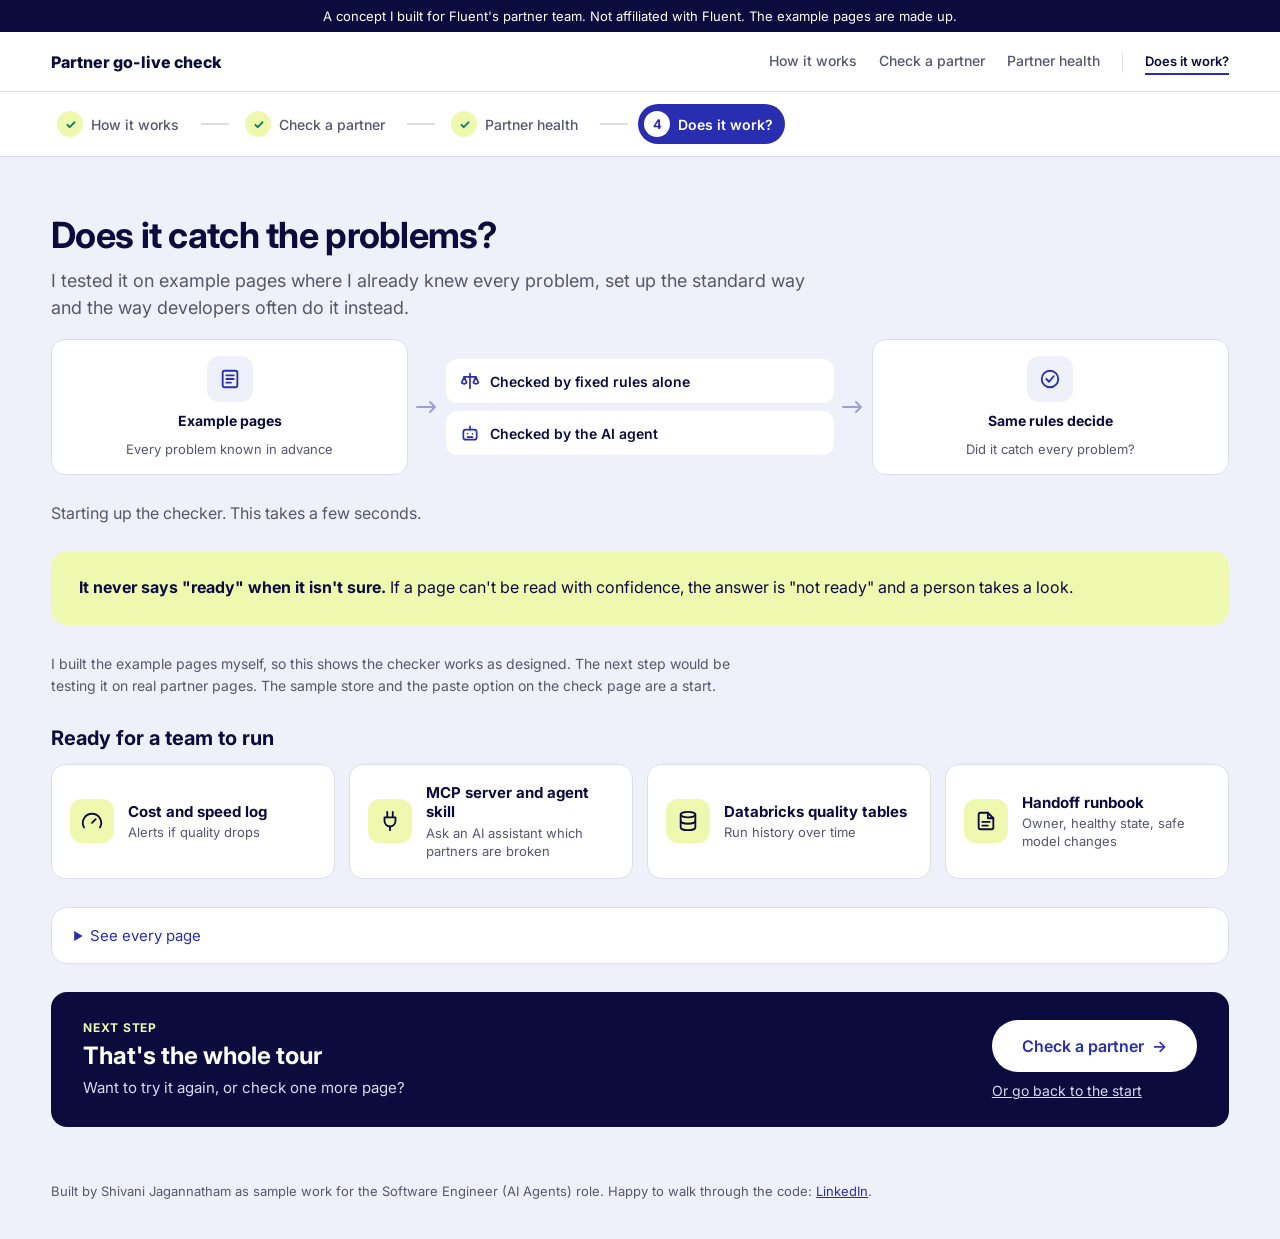
<file: works.html>
<!doctype html>
<html lang="en">
<head>
<meta charset="utf-8">
<meta name="viewport" content="width=device-width, initial-scale=1">
<title>Does it work? | Partner go-live check</title>
<meta name="description" content="Check a new partner's order confirmation page before offers go live. A concept for Fluent's partner team.">
<link rel="preconnect" href="https://fonts.googleapis.com">
<link href="https://fonts.googleapis.com/css2?family=Inter:wght@400;500;600;700;800&amp;display=swap" rel="stylesheet">
<link rel="icon" href="data:,">
<link rel="stylesheet" href="site.css">
</head>
<body data-page="works">

<div style="font-family: Inter, system-ui, sans-serif; color: #0B0B3D; background: #EFF1FA; min-height: 100vh">
  <div style="background: #0B0B3D; color: #FFFFFF; font-size: 13px; text-align: center; padding: 8px 16px">A concept I built for Fluent's partner team. Not affiliated with Fluent. The example pages are made up.</div>
  <header style="background: #FFFFFF; border-bottom: 1px solid #DCDFEA">
    <div style="max-width: 1440px; margin: 0 auto; padding: 16px clamp(20px, 4vw, 64px); display: flex; flex-wrap: wrap; justify-content: space-between; align-items: center; gap: 12px">
      <a href="index.html" style="font-weight: 800; font-size: 16px; color: #0B0B3D; text-decoration: none">Partner go-live check</a>
      <nav aria-label="Main" style="display: flex; flex-wrap: wrap; align-items: center; gap: 8px 22px">
        <a href="index.html" style="color: #55576A; font-weight: 500; font-size: 14px; text-decoration: none; padding: 4px 0; border-bottom: 2px solid transparent;">How it works</a>
        <a href="check.html" style="color: #55576A; font-weight: 500; font-size: 14px; text-decoration: none; padding: 4px 0; border-bottom: 2px solid transparent;">Check a partner</a>
        <a href="health.html" style="color: #55576A; font-weight: 500; font-size: 14px; text-decoration: none; padding: 4px 0; border-bottom: 2px solid transparent;">Partner health</a>
        <span aria-hidden="true" style="width: 1px; height: 18px; background: #DCDFEA"></span>
        <a href="works.html" aria-current="page" style="color: #0B0B3D; font-weight: 600; font-size: 13px; text-decoration: none; padding: 4px 0; border-bottom: 2px solid #292EB1;">Does it work?</a>
      </nav>
    </div>
  </header>  <main style="max-width: 1440px; margin: 0 auto; padding: 56px clamp(20px, 4vw, 64px) 56px; display: flex; flex-direction: column; gap: 28px">
    <div style="display: flex; flex-direction: column; gap: 10px">
      <h1 style="margin: 0; font-size: 36px; letter-spacing: -0.02em">Does it catch the problems?</h1>
      <p class="vlead">I tested it on example pages where I already knew every problem, set up the standard way and the way developers often do it instead.</p>
      <div class="vflow" style="margin-top: 8px"><div class="vnode"><div class="vi"><svg width="22" height="22" viewBox="0 0 24 24" fill="none" stroke="#292EB1" stroke-width="2" stroke-linecap="round" stroke-linejoin="round" aria-hidden="true"><rect x="4" y="3" width="16" height="18" rx="2"/><path d="M8 8h8M8 12h8M8 16h5"/></svg></div><b>Example pages</b><small>Every problem known in advance</small></div><div class="varr" aria-hidden="true"><svg width="22" height="16" viewBox="0 0 22 16"><path d="M1 8h18M14 3l5 5-5 5" fill="none" stroke="currentColor" stroke-width="2" stroke-linecap="round" stroke-linejoin="round"/></svg></div><div class="vouts"><div class="vout" style="background:#FFFFFF"><svg width="20" height="20" viewBox="0 0 24 24" fill="none" stroke="#292EB1" stroke-width="2" stroke-linecap="round" stroke-linejoin="round" aria-hidden="true"><path d="M12 3v18M5 7h14"/><path d="m5 7-3 7a4 4 0 0 0 6 0z"/><path d="m19 7-3 7a4 4 0 0 0 6 0z"/></svg> Checked by fixed rules alone</div><div class="vout" style="background:#FFFFFF"><svg width="20" height="20" viewBox="0 0 24 24" fill="none" stroke="#292EB1" stroke-width="2" stroke-linecap="round" stroke-linejoin="round" aria-hidden="true"><rect x="4" y="8" width="16" height="12" rx="3"/><path d="M12 4v4M9 13h.01M15 13h.01M9 17h6"/></svg> Checked by the AI agent</div></div><div class="varr" aria-hidden="true"><svg width="22" height="16" viewBox="0 0 22 16"><path d="M1 8h18M14 3l5 5-5 5" fill="none" stroke="currentColor" stroke-width="2" stroke-linecap="round" stroke-linejoin="round"/></svg></div><div class="vnode"><div class="vi"><svg width="22" height="22" viewBox="0 0 24 24" fill="none" stroke="#292EB1" stroke-width="2" stroke-linecap="round" stroke-linejoin="round" aria-hidden="true"><circle cx="12" cy="12" r="9"/><path d="m8 12 3 3 5-6"/></svg></div><b>Same rules decide</b><small>Did it catch every problem?</small></div></div>
    </div>
    <div id="compare" style="display: flex; flex-direction: column; gap: 16px"><p style="margin:0;color:#55576A">Loading results...</p></div>
    <section style="background: #EEF9AF; border-radius: 16px; padding: 24px 28px">
      <p style="margin: 0; font-size: 16px; line-height: 1.6; color: #0B0B3D"><b>It never says "ready" when it isn't sure.</b> If a page can't be read with confidence, the answer is "not ready" and a person takes a look.</p>
    </section>
    <p style="margin: 0; font-size: 14px; line-height: 1.6; color: #55576A; max-width: 720px">I built the example pages myself, so this shows the checker works as designed. The next step would be testing it on real partner pages. The sample store and the paste option on the check page are a start.</p>
    <div id="admin" class="hidden card" style="padding: 18px 22px; display: flex; flex-wrap: wrap; gap: 12px; align-items: center">
      <span style="font-size: 14px; color: #55576A">Run the test again:</span>
      <button id="runrules" class="btn btn-ghost" type="button">Fixed rules alone</button>
      <button id="runagent" class="btn btn-ghost" type="button">AI agent (needs the access code)</button>
      <span id="runmsg" style="font-size: 14px; color: #55576A"></span>
    </div>
    <section style="display: flex; flex-direction: column; gap: 14px">
      <h2 style="margin: 0; font-size: 20px">Ready for a team to run</h2>
      <div class="vtiles">
        <div class="vtile"><div class="vi"><svg width="22" height="22" viewBox="0 0 24 24" fill="none" stroke="#0B0B3D" stroke-width="2" stroke-linecap="round" stroke-linejoin="round" aria-hidden="true"><path d="M12 14l4-4"/><path d="M3.3 19a10 10 0 1 1 17.4 0"/></svg></div><div><b>Cost and speed log</b><small>Alerts if quality drops</small></div></div>
        <div class="vtile"><div class="vi"><svg width="22" height="22" viewBox="0 0 24 24" fill="none" stroke="#0B0B3D" stroke-width="2" stroke-linecap="round" stroke-linejoin="round" aria-hidden="true"><path d="M9 2v6M15 2v6M6 8h12v4a6 6 0 0 1-12 0z"/><path d="M12 18v4"/></svg></div><div><b>MCP server and agent skill</b><small>Ask an AI assistant which partners are broken</small></div></div>
        <div class="vtile"><div class="vi"><svg width="22" height="22" viewBox="0 0 24 24" fill="none" stroke="#0B0B3D" stroke-width="2" stroke-linecap="round" stroke-linejoin="round" aria-hidden="true"><ellipse cx="12" cy="5" rx="8" ry="3"/><path d="M4 5v14c0 1.7 3.6 3 8 3s8-1.3 8-3V5"/><path d="M4 12c0 1.7 3.6 3 8 3s8-1.3 8-3"/></svg></div><div><b>Databricks quality tables</b><small>Run history over time</small></div></div>
        <div class="vtile"><div class="vi"><svg width="22" height="22" viewBox="0 0 24 24" fill="none" stroke="#0B0B3D" stroke-width="2" stroke-linecap="round" stroke-linejoin="round" aria-hidden="true"><path d="M14 3H6a2 2 0 0 0-2 2v14a2 2 0 0 0 2 2h12a2 2 0 0 0 2-2V9z"/><path d="M14 3v6h6M8 13h8M8 17h6"/></svg></div><div><b>Handoff runbook</b><small>Owner, healthy state, safe model changes</small></div></div>
      </div>
    </section>
    <details class="card" style="padding: 18px 22px">
      <summary>See every page</summary>
      <div style="overflow-x: auto; margin-top: 14px"><table id="pages"></table></div>
    </details>
  </main>


  <footer style="max-width: 1440px; margin: 0 auto; padding: 0 clamp(20px, 4vw, 64px) 40px; font-size: 13px; color: #55576A">Built by Shivani Jagannatham as sample work for the Software Engineer (AI Agents) role. Happy to walk through the code: <a href="https://www.linkedin.com/in/shivani-jagannatham" style="color: #292EB1">LinkedIn</a>.</footer>
</div>
<script src="config.js"></script>
<script src="works.js"></script>
<script src="nav.js"></script>
</body>
</html>
</file>
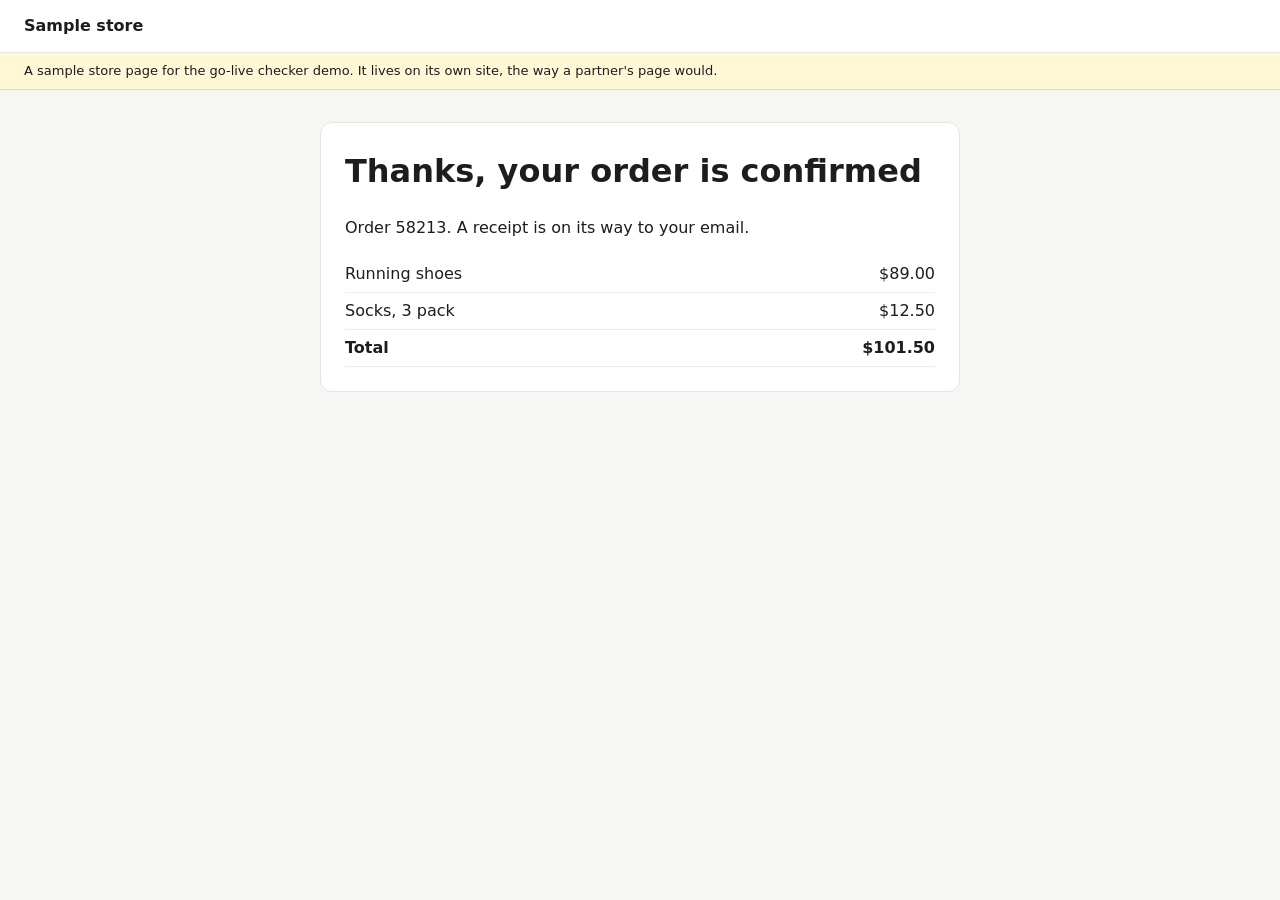
<file: sample-store/needs-a-fix.html>
<!doctype html>
<html lang="en"><head><meta charset="utf-8"><meta name="viewport" content="width=device-width,initial-scale=1">
<title>Order confirmed | Sample store</title>
<style>
body{font:16px/1.5 system-ui,-apple-system,Segoe UI,sans-serif;margin:0;background:#f6f6f4;color:#1d1d1b}
.bar{background:#fff;border-bottom:1px solid #e6e4df;padding:14px 24px;font-weight:700}
.note{background:#fff7d6;border-bottom:1px solid #eadb9a;padding:8px 24px;font-size:13px}
main{max-width:640px;margin:32px auto;padding:0 20px}
.box{background:#fff;border:1px solid #e6e4df;border-radius:12px;padding:24px}
table{width:100%;border-collapse:collapse;margin-top:12px}td{padding:6px 0;border-bottom:1px solid #f0eee9}td:last-child{text-align:right}
</style></head><body>
<div class="bar">Sample store</div>
<div class="note">A sample store page for the go-live checker demo. It lives on its own site, the way a partner's page would.</div>
<main><div class="box">
<h1 style="margin-top:0">Thanks, your order is confirmed</h1>
<p>Order 58213. A receipt is on its way to your email.</p>
<table><tr><td>Running shoes</td><td>$89.00</td></tr><tr><td>Socks, 3 pack</td><td>$12.50</td></tr><tr><td><b>Total</b></td><td><b>$101.50</b></td></tr></table>
</div>
<div id="ptx-offers" style="margin-top:24px"></div>
</main>
<script>
  window.dataLayer = window.dataLayer || [];
  dataLayer.push({"event": "purchase", "ecommerce": {"transaction_id": "58213", "value": 101.50, "currency": "USD"}, "user": {"email": "shopper@example.com"}});
</script>
<script>
  // Map the purchase event into the offer tag's format
  var dl = window.dataLayer.filter(function (e) { return e.event === 'purchase'; })[0];
  window.ptxOrder = {
    partner_id: 'ptx-2048',
    order_id: dl.ecommerce.transaction_id,
    order_total: dl.ecommerce.value,
    currency: dl.ecommerce.currency,
    email: dl.user.email,
    consent: true
  };
</script>
<script async src="https://cx3-router.onrender.com/tag/offers.js"></script>
</body></html>
</file>
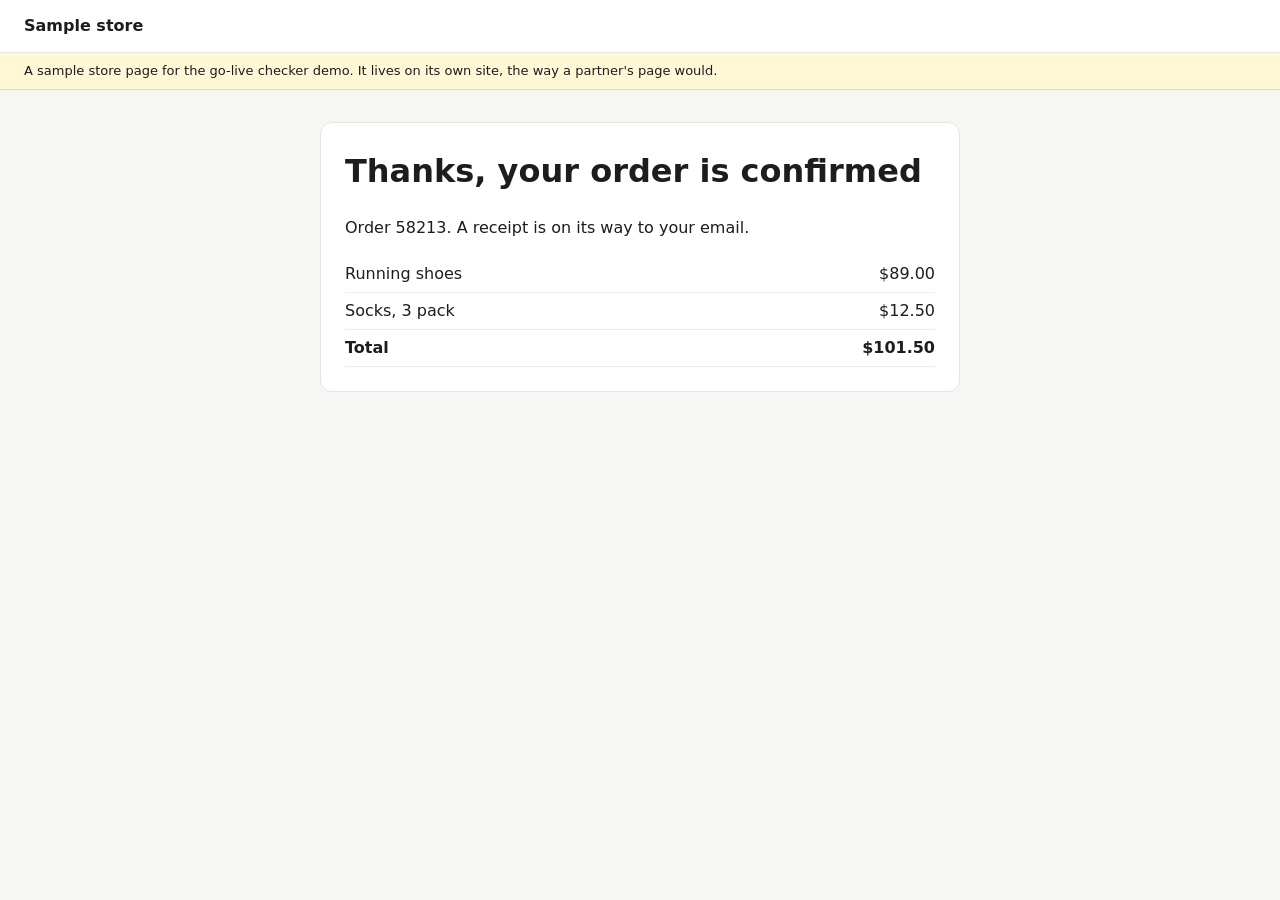
<file: sample-store/ready.html>
<!doctype html>
<html lang="en"><head><meta charset="utf-8"><meta name="viewport" content="width=device-width,initial-scale=1">
<title>Order confirmed | Sample store</title>
<style>
body{font:16px/1.5 system-ui,-apple-system,Segoe UI,sans-serif;margin:0;background:#f6f6f4;color:#1d1d1b}
.bar{background:#fff;border-bottom:1px solid #e6e4df;padding:14px 24px;font-weight:700}
.note{background:#fff7d6;border-bottom:1px solid #eadb9a;padding:8px 24px;font-size:13px}
main{max-width:640px;margin:32px auto;padding:0 20px}
.box{background:#fff;border:1px solid #e6e4df;border-radius:12px;padding:24px}
table{width:100%;border-collapse:collapse;margin-top:12px}td{padding:6px 0;border-bottom:1px solid #f0eee9}td:last-child{text-align:right}
</style></head><body>
<div class="bar">Sample store</div>
<div class="note">A sample store page for the go-live checker demo. It lives on its own site, the way a partner's page would.</div>
<main><div class="box">
<h1 style="margin-top:0">Thanks, your order is confirmed</h1>
<p>Order 58213. A receipt is on its way to your email.</p>
<table><tr><td>Running shoes</td><td>$89.00</td></tr><tr><td>Socks, 3 pack</td><td>$12.50</td></tr><tr><td><b>Total</b></td><td><b>$101.50</b></td></tr></table>
</div>
<div id="ptx-offers" style="margin-top:24px"></div>
</main>
<script>
  window.ptxOrder = {
    partner_id: 'ptx-2048',
    order_id: '58213',
    order_total: 101.50,
    currency: 'USD',
    email_sha256: 'a85e9ca18f34935ab9b0381b25bfad2455444112b0149270fd88e3da172fe196',
    consent: true
  };
</script>
<script async src="https://cx3-router.onrender.com/tag/offers.js"></script>
</body></html>
</file>
<file: site.css>
body{margin:0}
a{color:#292EB1}a:hover{color:#191371}

@keyframes gl-scan{0%{top:0;opacity:0}6%{opacity:1}58%{top:calc(100% - 3px);opacity:1}64%,100%{top:calc(100% - 3px);opacity:0}}
@keyframes gl-drift1{0%,100%{transform:translate(0,0) scale(1)}50%{transform:translate(60px,40px) scale(1.15)}}
@keyframes gl-drift2{0%,100%{transform:translate(0,0) scale(1)}50%{transform:translate(-50px,-30px) scale(1.1)}}
@keyframes gl-pulse{0%,100%{box-shadow:0 0 0 0 rgba(0,181,146,.45)}50%{box-shadow:0 0 0 7px rgba(0,181,146,0)}}
@keyframes gl-flow{to{stroke-dashoffset:-24}}
@keyframes gl-glow{0%,100%{border-color:#00B592}50%{border-color:#B3E42E}}
@keyframes gl-in1{0%,10%{opacity:0;transform:translateY(8px)}14%,90%{opacity:1;transform:none}97%,100%{opacity:0;transform:none}}
@keyframes gl-in2{0%,22%{opacity:0;transform:translateY(8px)}26%,90%{opacity:1;transform:none}97%,100%{opacity:0;transform:none}}
@keyframes gl-in3{0%,34%{opacity:0;transform:translateY(8px)}38%,90%{opacity:1;transform:none}97%,100%{opacity:0;transform:none}}
@keyframes gl-in4{0%,46%{opacity:0;transform:translateY(8px)}50%,90%{opacity:1;transform:none}97%,100%{opacity:0;transform:none}}
@keyframes gl-in5{0%,60%{opacity:0;transform:translateY(8px)}64%,90%{opacity:1;transform:none}97%,100%{opacity:0;transform:none}}

@keyframes gl-out1{0%,10%{opacity:1}14%,90%{opacity:0}97%,100%{opacity:1}}
@keyframes gl-txt1{0%,10%{color:#9A9CAA}14%,90%{color:#0B0B3D}97%,100%{color:#9A9CAA}}
@keyframes gl-out2{0%,22%{opacity:1}26%,90%{opacity:0}97%,100%{opacity:1}}
@keyframes gl-txt2{0%,22%{color:#9A9CAA}26%,90%{color:#0B0B3D}97%,100%{color:#9A9CAA}}
@keyframes gl-out3{0%,34%{opacity:1}38%,90%{opacity:0}97%,100%{opacity:1}}
@keyframes gl-txt3{0%,34%{color:#9A9CAA}38%,90%{color:#0B0B3D}97%,100%{color:#9A9CAA}}
@keyframes gl-out4{0%,46%{opacity:1}50%,90%{opacity:0}97%,100%{opacity:1}}
@keyframes gl-txt4{0%,46%{color:#9A9CAA}50%,90%{color:#0B0B3D}97%,100%{color:#9A9CAA}}
@keyframes gl-out5{0%,60%{opacity:1}64%,90%{opacity:0}97%,100%{opacity:1}}
@keyframes gl-txt5{0%,60%{color:#9A9CAA}64%,90%{color:#0B0B3D}97%,100%{color:#9A9CAA}}
@media (prefers-reduced-motion: reduce){.gl-anim{animation:none !important;opacity:1 !important;transform:none !important;color:inherit !important}.gl-wait{display:none !important}}


*{box-sizing:border-box}
button{font:inherit}
.hidden{display:none !important}
.pcard{text-align:left;background:#FFFFFF;border:1px solid #DCDFEA;border-radius:12px;padding:14px 15px;cursor:pointer;display:flex;flex-direction:column;gap:2px;min-height:66px;color:#0B0B3D}
.pcard[aria-pressed="true"]{background:#EFF1FA;border:2px solid #292EB1;padding:13px 14px}
.pcard:focus-visible,.btn:focus-visible{outline:3px solid #3793FF;outline-offset:2px}
.pcard b{font-weight:600;font-size:15px} .pcard span{font-size:13px;color:#55576A}
.btn{display:inline-flex;align-items:center;justify-content:center;min-height:52px;padding:0 30px;background:#292EB1;color:#FFFFFF;border:0;border-radius:999px;font-weight:600;font-size:16px;text-decoration:none;cursor:pointer}
.btn:hover{background:#191371;color:#FFFFFF} .btn:disabled{opacity:.5;cursor:default}
.btn-ghost{background:#FFFFFF;color:#292EB1;border:1px solid #292EB1;min-height:44px;padding:0 20px;font-size:14px}
.btn-ghost:hover{background:#EFF1FA;color:#191371}
.card{background:#FFFFFF;border:1px solid #DCDFEA;border-radius:16px}
.step{display:flex;align-items:center;gap:14px;padding:16px 0;border-bottom:1px solid #EFF1FA;font-size:17px}
.step:last-child{border-bottom:0}
.spin{animation:spin 1s linear infinite;transform-origin:50% 50%}
@keyframes spin{to{transform:rotate(360deg)}}
input[type=url],input[type=text]{width:100%;font:inherit;font-size:15px;padding:12px 14px;border:1px solid #DCDFEA;border-radius:10px;color:#0B0B3D;background:#FFFFFF}
label.f{display:block;font-size:13px;font-weight:600;color:#55576A;margin-bottom:6px}
details summary{cursor:pointer;color:#292EB1;font-size:15px}
pre{white-space:pre-wrap;word-break:break-word;font-size:12px;background:#EFF1FA;padding:12px;border-radius:10px;max-height:420px;overflow:auto}
table{width:100%;border-collapse:collapse;font-size:14px} th,td{text-align:left;padding:10px 8px;border-bottom:1px solid #EFF1FA;vertical-align:top}
th{font-size:12px;color:#55576A;font-weight:600}

/* ---------- home: moving sections ---------- */
.reveal{opacity:0;transform:translateY(18px);transition:opacity .6s ease,transform .6s ease}
.reveal.seen{opacity:1;transform:none}
.pgrid{display:grid;grid-template-columns:repeat(auto-fit,minmax(250px,1fr));gap:16px}
.pcardx{background:#FFFFFF;border:1px solid #DCDFEA;border-radius:16px;padding:18px 18px 22px;display:flex;flex-direction:column;gap:8px}
.pcardx h3{margin:6px 0 0;font-size:18px}
.pcardx p{margin:0;font-size:15px;line-height:1.55;color:#55576A}
.viz{position:relative;height:150px;border-radius:12px;background:#EFF1FA;overflow:hidden;display:flex;align-items:center;justify-content:center}
.bar{height:7px;border-radius:4px;background:#D5D9E8;margin-bottom:8px}
.w30{width:30%}.w45{width:45%}.w55{width:55%}.w70{width:70%}
.mini{width:72%;background:#FFFFFF;border-radius:8px;padding:12px 12px 10px;box-shadow:0 4px 14px rgba(11,11,61,.08)}
.slot{margin-top:6px;height:34px;border:2px dashed #EF2678;border-radius:7px;display:flex;align-items:center;justify-content:center;animation:slotblink 3s ease-in-out infinite}
.slot span{font-size:11px;font-weight:700;color:#A3134F}
@keyframes slotblink{0%,40%{opacity:.25}55%,90%{opacity:1}100%{opacity:.25}}
.cursor{position:absolute;left:58%;top:18px;animation:cursormove 3s ease-in-out infinite}
@keyframes cursormove{0%{transform:translate(0,0)}45%,90%{transform:translate(-14px,78px)}100%{transform:translate(0,0)}}
.node{position:absolute;font-size:12px;font-weight:700;border-radius:8px;padding:6px 10px;background:#FFFFFF;color:#0B0B3D;box-shadow:0 2px 8px rgba(11,11,61,.08)}
.node.sale{left:14px;top:57px;background:#292EB1;color:#FFFFFF}
.node.partner{right:14px;top:16px;color:#55576A;opacity:.6}
.node.test{right:14px;bottom:16px;border:2px solid #EF2678;color:#A3134F}
.paths{position:absolute;inset:0;width:100%;height:100%}
.flowpath{animation:dash 1s linear infinite}
@keyframes dash{to{stroke-dashoffset:-20}}
.coin{position:absolute;left:24%;top:42%;width:20px;height:20px;border-radius:50%;background:#EECF4F;color:#0B0B3D;font-size:11px;font-weight:800;display:flex;align-items:center;justify-content:center;animation:coin 2.4s ease-in-out infinite}
@keyframes coin{0%{left:24%;top:42%;opacity:0}10%{opacity:1}45%{left:50%;top:58%}80%{left:66%;top:72%;opacity:1}100%{left:66%;top:72%;opacity:0}}
.pill{font-family:ui-monospace,SFMono-Regular,Menlo,monospace;font-size:14px;padding:9px 14px;border-radius:999px;background:#FFFFFF;border:2px solid #EF2678;color:#A3134F;min-width:200px;text-align:center;transition:border-color .3s,color .3s}
.pill.good{border-color:#00B592;color:#007F67}
.plabel{font-size:12px;font-weight:700;color:#A3134F}.plabel.good{color:#007F67}
.how{display:flex;flex-wrap:wrap;gap:28px;align-items:stretch}
.hsteps{list-style:none;margin:0;padding:0;flex:1 1 320px;display:flex;flex-direction:column;gap:10px}
.hstep{position:relative;overflow:hidden;width:100%;text-align:left;display:flex;gap:14px;align-items:flex-start;background:#FFFFFF;border:1px solid #DCDFEA;border-radius:14px;padding:14px 16px;cursor:pointer;color:#0B0B3D}
.hstep .num{flex:none;width:34px;height:34px;border-radius:50%;background:#EFF1FA;color:#292EB1;display:flex;align-items:center;justify-content:center;font-weight:700}
.hstep b{display:block;font-size:17px;margin-top:5px}
.hstep small{display:block;font-size:14px;line-height:1.5;color:#55576A;margin-top:3px}
.hstep.on{border-color:#292EB1;background:#F7F8FD}
.hstep.on .num{background:#292EB1;color:#FFFFFF}
.hstep .prog{position:absolute;left:0;bottom:0;height:3px;width:0;background:#292EB1}
.hstep.on .prog{animation:prog 7s linear forwards}
.paused .hstep.on .prog{animation-play-state:paused}
.still .hstep.on .prog{animation:none;width:100%}
@keyframes prog{to{width:100%}}
.screen{position:relative;flex:1 1 360px;min-height:260px;border-radius:16px;background:linear-gradient(135deg,#292EB1,#191371 60%,#0B0B3D);padding:24px;overflow:hidden}
.scene{position:absolute;inset:24px;display:flex;flex-direction:column;gap:14px;opacity:0;transform:translateY(10px);transition:opacity .45s ease,transform .45s ease;pointer-events:none}
.scene.on{opacity:1;transform:none}
.sgrid{display:grid;grid-template-columns:repeat(2,minmax(0,1fr));gap:10px}
.scard{background:#FFFFFF;border-radius:10px;padding:12px;font-size:13px;font-weight:600;color:#0B0B3D}
.scard.pick{outline:3px solid #B3E42E}
.sbtn{align-self:flex-start;background:#FFFFFF;color:#292EB1;font-weight:700;font-size:14px;border-radius:999px;padding:10px 18px}
.spage{position:relative;background:#FFFFFF;border-radius:10px;padding:14px 14px 6px;overflow:hidden}
.sscan{position:absolute;left:0;right:0;top:0;height:3px;background:#3793FF;box-shadow:0 0 14px 5px rgba(55,147,255,.45);animation:sscan 2s linear infinite}
@keyframes sscan{from{top:0}to{top:100%}}
.sticks{list-style:none;margin:0;padding:0;display:flex;flex-direction:column;gap:8px}
.sticks li{background:rgba(255,255,255,.12);color:#FFFFFF;border-radius:8px;padding:8px 12px;font-size:13px;font-weight:600;opacity:0}
.sticks li::before{content:"\2713  ";color:#B3E42E}
.sticks li.x::before{content:"!  ";color:#FF7B69}
.scene.on .sticks li{animation:tick .4s ease forwards}
.scene.on .sticks li:nth-child(1){animation-delay:.6s}.scene.on .sticks li:nth-child(2){animation-delay:1.4s}.scene.on .sticks li:nth-child(3){animation-delay:2.2s}
@keyframes tick{to{opacity:1}}
.sverdict{background:#FFEAF1;color:#0B0B3D;border-radius:12px;padding:16px 18px;font-size:20px;font-weight:800}
.sverdict small{display:block;font-size:14px;font-weight:500;margin-top:4px}
.smsg{position:relative;background:#FFFFFF;border-radius:12px;padding:16px 16px 8px}
.smsg span{position:absolute;right:12px;top:12px;font-size:12px;font-weight:700;color:#292EB1;border:1px solid #292EB1;border-radius:999px;padding:4px 10px}
@media (prefers-reduced-motion: reduce){
  .reveal{opacity:1;transform:none;transition:none}
  .slot,.cursor,.flowpath,.coin,.sscan,.hstep.on .prog{animation:none !important}
  .coin{display:none}
  .sticks li{opacity:1 !important;animation:none !important}
}

.pcard{gap:6px !important}
.pcard .tag{align-self:flex-start;font-style:normal;font-size:12px;font-weight:700;border-radius:999px;padding:3px 9px}
.pcard .tag.ok{background:#EEF9AF;color:#007F67}
.pcard .tag.bad{background:#FFEAF1;color:#A3134F}
.pcard b{font-size:16px !important;line-height:1.35}
.pcard span{font-size:14px !important;line-height:1.45}

/* ---------- wayfinding ---------- */
.journey{background:#FFFFFF;border-bottom:1px solid #DCDFEA}
.journey-in{max-width:1440px;margin:0 auto;padding:12px clamp(20px,4vw,64px);display:flex;flex-wrap:wrap;align-items:center;gap:8px 10px}
.jstep{display:inline-flex;align-items:center;gap:8px;text-decoration:none;color:#55576A;font-size:14px;font-weight:500;padding:6px 12px 6px 6px;border-radius:999px;min-height:40px}
.jstep:hover{background:#EFF1FA;color:#0B0B3D}
.jnum{width:26px;height:26px;border-radius:50%;display:inline-flex;align-items:center;justify-content:center;font-size:13px;font-weight:700;background:#EFF1FA;color:#292EB1}
.jstep.on{background:#292EB1;color:#FFFFFF;font-weight:600}
.jstep.on .jnum{background:#FFFFFF;color:#292EB1}
.jstep.done .jnum{background:#EEF9AF;color:#007F67}
.jline{width:28px;height:2px;background:#DCDFEA}
.jextra{margin-left:auto;font-size:12px;font-weight:700;color:#55576A;background:#EFF1FA;border-radius:999px;padding:4px 10px}
.nextstep{background:#0B0B3D;color:#FFFFFF;border-radius:16px;padding:28px 32px;display:flex;flex-wrap:wrap;align-items:center;justify-content:space-between;gap:20px}
.nextstep .nlabel{font-size:12px;font-weight:700;letter-spacing:.06em;text-transform:uppercase;color:#EEF9AF}
.nextstep h2{margin:6px 0 6px;font-size:24px;color:#FFFFFF}
.nextstep p{margin:0;font-size:15px;line-height:1.55;color:#D9DCF3;max-width:560px}
.nactions{display:flex;flex-direction:column;align-items:flex-start;gap:10px}
.nextstep .btn{background:#FFFFFF;color:#292EB1}
.nextstep .btn:hover{background:#EEF9AF;color:#0B0B3D}
.nalt{color:#D9DCF3;font-size:14px}
.nalt:hover{color:#FFFFFF}
@media (max-width:600px){.jline{width:12px}.jstep span:last-child{font-size:13px}}
.btn{gap:8px}
@media (max-width:600px){
  nav[aria-label="Main"]{display:none !important}
  .journey-in{padding:10px 16px}
}

/* ---------- hero flow diagram ---------- */
.flow{display:flex;flex-wrap:wrap;align-items:center;gap:14px 10px;background:rgba(255,255,255,.06);border:1px solid rgba(255,255,255,.14);border-radius:16px;padding:18px 20px}
.fnode{flex:1 1 200px;display:flex;align-items:center;gap:12px;color:#FFFFFF}
.fnode b{display:block;font-size:15px}
.fnode span{display:block;font-size:13px;color:#C9CCEE;line-height:1.4}
.fico{flex:none;width:46px;height:46px;border-radius:12px;background:rgba(238,249,175,.12);display:flex;align-items:center;justify-content:center}
.flink{flex:1 1 120px;display:flex;flex-direction:column;align-items:center;gap:6px;min-width:110px}
.flabel{font-size:12px;font-weight:600;color:#EEF9AF;text-align:center}
.ftrack{position:relative;display:block;width:100%;height:2px;background:repeating-linear-gradient(90deg,rgba(255,255,255,.35) 0 6px,transparent 6px 12px)}
.ftrack i{position:absolute;top:-4px;left:0;width:10px;height:10px;border-radius:50%;background:#B3E42E;box-shadow:0 0 10px 2px rgba(179,228,46,.6);animation:fdot 2.6s ease-in-out infinite}
.flink:nth-of-type(4) .ftrack i{animation-delay:1.3s}
@keyframes fdot{0%{left:0;opacity:0}10%{opacity:1}90%{opacity:1}100%{left:calc(100% - 10px);opacity:0}}
.fnote{margin:10px 0 0;font-size:13px;color:#C9CCEE;text-align:center}
.aico{width:40px;height:40px;border-radius:10px;background:#EFF1FA;display:flex;align-items:center;justify-content:center}
@media (max-width:700px){.flink{flex-basis:100%}.ftrack{width:2px;height:28px;background:repeating-linear-gradient(180deg,rgba(255,255,255,.35) 0 6px,transparent 6px 12px)}.ftrack i{left:-4px !important;top:0;animation-name:fdotv}}
@keyframes fdotv{0%{top:0;opacity:0}10%{opacity:1}90%{opacity:1}100%{top:calc(100% - 10px);opacity:0}}
@media (prefers-reduced-motion: reduce){.ftrack i{animation:none;left:calc(50% - 5px)}}

.hctl{display:flex;gap:8px;align-items:center;margin-top:4px}
.hbtn{font:inherit;font-weight:600;font-size:14px;min-width:44px;min-height:40px;padding:0 14px;border-radius:999px;border:1px solid #DCDFEA;background:#FFFFFF;color:#292EB1;cursor:pointer}
.hbtn:hover{background:#EFF1FA}
.hbtn:focus-visible{outline:3px solid #3793FF;outline-offset:2px}

.todo{list-style:none;margin:0;padding:0;display:flex;flex-direction:column;gap:12px}
.todo li{display:flex;flex-wrap:wrap;align-items:center;gap:12px 14px}
.todo .tnum{flex:none;width:32px;height:32px;border-radius:50%;background:#292EB1;color:#FFFFFF;font-weight:700;display:flex;align-items:center;justify-content:center}
.todo .ttext{flex:1 1 260px;display:flex;flex-direction:column}
.todo .ttext b{font-size:16px}
.todo .ttext small{font-size:14px;color:#55576A}

.flash{animation:flash 2.2s ease-out}
@keyframes flash{0%{box-shadow:0 0 0 0 rgba(41,46,177,.55)}30%{box-shadow:0 0 0 8px rgba(41,46,177,.25)}100%{box-shadow:0 0 0 0 rgba(41,46,177,0)}}
html{scroll-behavior:smooth}
@media (prefers-reduced-motion: reduce){.flash{animation:none;outline:3px solid #292EB1}html{scroll-behavior:auto}}

/* ---------- hero window: page on the left, the agent's checklist on the right ---------- */
.hwin{background:#FFFFFF;color:#0B0B3D;border-radius:16px;box-shadow:0 30px 60px rgba(0,0,0,.35);overflow:hidden}
.hbar{display:flex;align-items:center;gap:8px;padding:10px 14px;background:#EFF1FA;border-bottom:1px solid #DCDFEA}
.hbar span{width:10px;height:10px;border-radius:50%}
.hbar em{margin-left:10px;flex:1;font-style:normal;background:#FFFFFF;border:1px solid #DCDFEA;border-radius:6px;padding:4px 10px;font-size:12px;color:#55576A}
.hbody{display:flex;flex-wrap:wrap}
.hpage{position:relative;flex:1 1 240px;padding:22px 20px;display:flex;flex-direction:column;gap:12px;overflow:hidden}
.hthanks{font-weight:700;font-size:16px;line-height:1.3}
.hline{display:flex;justify-content:space-between;align-items:center;gap:12px}
.hline i{display:block;height:8px;border-radius:4px;background:#E3E6F0}
.htotal{border-top:1px solid #EFF1FA;padding-top:10px;font-size:14px}
.htotal i{background:#C9CDDD}
.hoffer{margin-top:4px;border:2px dashed #00B592;border-radius:10px;padding:11px 12px;background:#F3FCF0;display:flex;align-items:center;gap:10px;font-size:13px;font-weight:600;color:#007F67;animation:gl-glow 3s ease-in-out infinite}
.hdot{width:9px;height:9px;border-radius:50%;background:#00B592;animation:gl-pulse 2s ease-out infinite}
.hscan{position:absolute;left:0;right:0;top:0;height:46px;background:linear-gradient(180deg,rgba(55,147,255,0),rgba(55,147,255,.16) 70%,rgba(55,147,255,.5));border-bottom:2px solid #3793FF;pointer-events:none;animation:hscan 9s ease-in-out infinite}
@keyframes hscan{0%{transform:translateY(-50px);opacity:0}6%{opacity:1}58%{transform:translateY(240px);opacity:1}64%,100%{transform:translateY(240px);opacity:0}}
.hpanel{flex:1 1 230px;background:#F7F8FD;border-left:1px solid #DCDFEA;padding:18px 18px 20px;display:flex;flex-direction:column;gap:12px}
.hagent{display:flex;align-items:center;gap:10px}
.havatar{width:34px;height:34px;border-radius:10px;background:#292EB1;display:flex;align-items:center;justify-content:center}
.hagent b{display:block;font-size:14px}
.hagent small{display:block;font-size:12px;color:#55576A}
.hlist{list-style:none;margin:0;padding:0;display:flex;flex-direction:column;gap:10px}
.hrow{display:flex;align-items:center;gap:10px;font-size:14px}
.hico{position:relative;flex:none;width:18px;height:18px}
.hico > span{position:absolute;inset:0}
.hverdict{position:relative;height:30px;margin-top:2px}
.hchip{position:absolute;left:0;top:0;display:inline-flex;align-items:center;border-radius:999px;padding:6px 12px;font-size:13px;font-weight:700;white-space:nowrap}
.hwait{background:#EFF1FA;color:#55576A}
.hbad{background:#FFEAF1;color:#A3134F}
@media (max-width:560px){.hpanel{border-left:0;border-top:1px solid #DCDFEA}}
@media (prefers-reduced-motion: reduce){.hscan{display:none}}

/* ---------- diagrams shared across pages: flows, timelines, icon tiles, chips ---------- */
.vflow{display:flex;align-items:stretch;gap:8px;flex-wrap:wrap}
.vnode{flex:1 1 140px;min-width:120px;background:#FFFFFF;border:1px solid #DCDFEA;border-radius:14px;padding:16px 12px;display:flex;flex-direction:column;align-items:center;gap:10px;text-align:center}
.vnode .vi{width:46px;height:46px;border-radius:12px;background:#EFF1FA;display:flex;align-items:center;justify-content:center}
.vnode b{font-size:14px;line-height:1.3}
.vnode small{font-size:13px;color:#55576A;line-height:1.4}
.varr{flex:none;display:flex;align-items:center;color:#9BA0D8}
.vouts{flex:1 1 170px;display:flex;flex-direction:column;gap:8px;justify-content:center}
.vout{border-radius:12px;padding:12px 14px;display:flex;align-items:center;gap:10px;font-size:14px;font-weight:600}
.vtl{position:relative;display:grid;grid-template-columns:repeat(var(--n,4),1fr);gap:8px;padding-top:4px}
.vtl::before{content:"";position:absolute;left:8%;right:8%;top:36px;height:4px;border-radius:2px;background:linear-gradient(90deg,#DCDFEA,#292EB1 50%,#DCDFEA)}
.vtp{position:relative;display:flex;flex-direction:column;align-items:center;gap:8px;text-align:center}
.vtp .vd{width:66px;height:66px;border-radius:50%;display:flex;align-items:center;justify-content:center;border:4px solid #EFF1FA;box-shadow:0 0 0 1px #DCDFEA}
.vtp b{font-size:14px;line-height:1.3}
.vtp small{font-size:13px;font-weight:600;color:#A3134F}
.vtp span{font-size:13px;color:#55576A;line-height:1.4;max-width:180px}
.vtiles{display:grid;grid-template-columns:repeat(auto-fit,minmax(220px,1fr));gap:14px}
.vtile{background:#FFFFFF;border:1px solid #DCDFEA;border-radius:14px;padding:18px;display:flex;align-items:center;gap:14px}
.vtile .vi{width:44px;height:44px;border-radius:12px;background:#EEF9AF;display:flex;align-items:center;justify-content:center;flex:none}
.vtile b{display:block;font-size:15px;line-height:1.3}
.vtile small{display:block;margin-top:2px;font-size:13px;color:#55576A;line-height:1.4}
.vchips{display:flex;flex-wrap:wrap;gap:8px}
.vchip{font-size:13px;font-weight:600;padding:7px 13px;border-radius:999px;background:#EFF1FA;color:#292EB1}
.vchip.no{background:#F3F3F6;color:#55576A;text-decoration:line-through;text-decoration-color:#9BA0D8}
.vlead{margin:0;font-size:18px;line-height:1.5;color:#55576A;max-width:760px}
@media (max-width:720px){.varr{transform:rotate(90deg);width:100%;justify-content:center}.vnode,.vouts{flex-basis:100%}.vtl{grid-template-columns:repeat(2,1fr);row-gap:20px}.vtl::before{display:none}}
</file>
